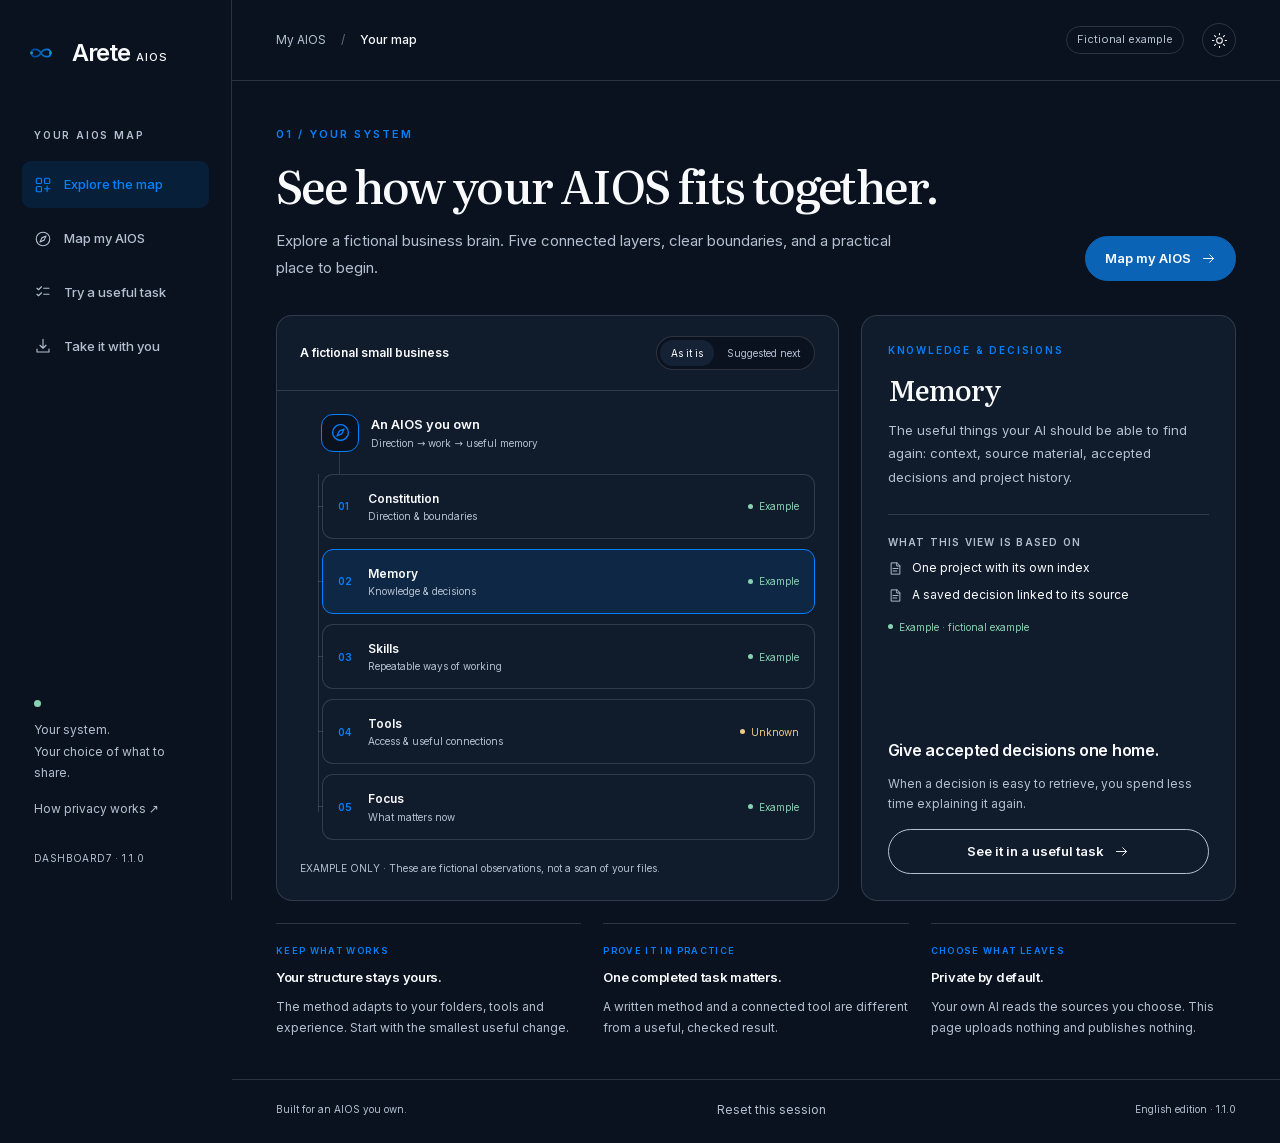
<file: skills/dashboard7/index.html>
<!doctype html>
<html lang="en" data-theme="dark">
<head>
  <meta charset="utf-8">
  <meta name="viewport" content="width=device-width,initial-scale=1">
  <meta name="description" content="Understand your AIOS, choose one useful improvement, and take the method into your own AI.">
  <meta http-equiv="Content-Security-Policy" content="default-src 'none'; style-src 'unsafe-inline'; script-src 'unsafe-inline'; img-src data:; font-src data:; connect-src 'none'; form-action 'none'; base-uri 'none'">
  <title>Your AIOS Map · Arete AIOS</title>
  <style>@font-face{font-family:"Inter";font-style:normal;font-weight:100 900;font-display:swap;src:url([data-uri]) format("woff2")}
@font-face{font-family:"Literata";font-style:normal;font-weight:100 900;font-display:swap;src:url([data-uri]) format("woff2")}

:root{color-scheme:dark;--bg:#0A121F;--surface:#101b2b;--raised:#152236;--ink:#F9FAFC;--muted:#b4c0d0;--line:rgba(255,255,255,.14);--blue:#0081FF;--brand:#0B63B6;--blue-soft:rgba(0,129,255,.12);--green:#87d3b1;--amber:#f0ca82;--card-radius:16px}
html[data-theme=light]{color-scheme:light;--bg:#FCFAF6;--surface:#fff;--raised:#F3F0EA;--ink:#0A121F;--muted:#526074;--line:rgba(10,18,31,.17);--blue:#0B63B6;--blue-soft:rgba(11,99,182,.07);--green:#24734e;--amber:#80591c}
*{box-sizing:border-box}body{margin:0;background:var(--bg);color:var(--ink);font:15px/1.6 Inter,system-ui,sans-serif}button,input,select,textarea{font:inherit}button,a,input,select,textarea{-webkit-tap-highlight-color:transparent}button{cursor:pointer}button:disabled{cursor:default;opacity:.55}a{color:var(--blue)}button:focus-visible,a:focus-visible,input:focus-visible,select:focus-visible,textarea:focus-visible,summary:focus-visible{outline:3px solid var(--blue);outline-offset:4px}button{color:inherit}button svg{pointer-events:none}button,a{touch-action:manipulation}.skip{position:fixed;top:-100px;left:20px;background:var(--surface);padding:12px;z-index:100}.skip:focus{top:12px}.app-shell{display:grid;grid-template-columns:232px minmax(0,1fr);min-height:100vh}.sidebar{border-right:1px solid var(--line);padding:34px 22px;display:flex;flex-direction:column;position:sticky;top:0;height:100vh;min-height:650px}.brand{display:flex;gap:12px;align-items:center;color:var(--ink);text-decoration:none;font-size:24px;letter-spacing:-1px;font-weight:600}.brand-aios{font-size:11px;letter-spacing:1px;margin-left:6px;font-weight:500}.sidebar-title{font-size:10px;font-weight:600;letter-spacing:.18em;color:var(--muted);margin:55px 12px 18px}nav{display:grid;gap:7px}.nav-button{display:flex;align-items:center;gap:12px;border:0;background:transparent;padding:13px 12px;text-align:left;color:var(--muted);border-radius:9px;font-size:13px;font-weight:500;width:100%}.nav-button svg{width:18px;height:18px}.nav-button:hover{background:var(--raised);color:var(--ink)}.nav-button.active{background:var(--blue-soft);color:var(--blue)}.sidebar-bottom{margin-top:auto;padding:50px 12px 0}.sidebar-bottom p{font-size:12px;line-height:1.8;margin:12px 0;color:var(--muted)}.privacy-dot{height:7px;width:7px;border-radius:50%;background:var(--green)}.text-button{padding:0;border:0;background:none;color:var(--muted);font-size:12px;text-align:left}.text-button:hover{color:var(--blue)}.release{font-size:10px;color:var(--muted);margin-top:30px;letter-spacing:.04em}.workspace{min-width:0}.topbar{height:81px;padding:0 44px;border-bottom:1px solid var(--line);display:flex;justify-content:space-between;align-items:center;gap:16px}.breadcrumb{font-size:12px;color:var(--muted)}.breadcrumb span{padding:0 12px;opacity:.5}.breadcrumb strong{color:var(--ink);font-weight:500}.top-actions{display:flex;align-items:center;gap:18px}.context-label{font-size:11px;color:var(--muted);border:1px solid var(--line);padding:4px 10px;border-radius:99px}.icon-button{display:grid;place-items:center;padding:6px;border:1px solid var(--line);border-radius:50%;background:transparent;width:34px;height:34px}.icon-button svg{width:17px;height:17px}main{max-width:1390px;margin:0 auto;padding:45px 44px 40px;min-height:calc(100vh - 150px)}h1,h2{font-family:Literata,Georgia,serif;font-weight:500;letter-spacing:-.035em;line-height:1.15}h1{font-size:clamp(34px,3.6vw,54px);margin:14px 0 16px;max-width:850px}h2{font-size:30px;margin:0 0 14px}h3{font-size:16px;font-weight:600;letter-spacing:-.02em;margin:0 0 8px}p{margin:0 0 14px}.eyebrow{color:var(--blue);font-size:11px;letter-spacing:.18em;font-weight:600;text-transform:uppercase}.lead{font-size:15px;color:var(--muted);max-width:620px;line-height:1.8}.page-heading{display:flex;align-items:flex-end;justify-content:space-between;gap:24px;margin-bottom:34px}.page-heading .lead{margin:0}.primary,.secondary{display:inline-flex;align-items:center;justify-content:center;gap:10px;padding:11px 19px;font-size:13px;font-weight:600;border-radius:99px;min-height:44px;text-decoration:none;white-space:normal;text-align:center}.primary{background:var(--brand);color:#fff;border:1px solid var(--brand)}.primary:hover{background:#0A3D78}.secondary{background:transparent;color:var(--ink);border:1px solid var(--muted)}.secondary:hover{border-color:var(--blue);color:var(--blue)}.primary svg,.secondary svg{width:15px;height:15px}.actions{display:flex;gap:10px;flex-wrap:wrap}.map-layout{display:grid;grid-template-columns:minmax(0,1.5fr) minmax(265px,1fr);gap:22px}.panel{border:1px solid var(--line);border-radius:var(--card-radius);background:var(--surface);overflow:hidden}.panel-head{display:flex;justify-content:space-between;gap:12px;align-items:center;padding:20px 23px;border-bottom:1px solid var(--line)}.panel-title{font-size:12px;font-weight:600}.small{font-size:12px;color:var(--muted);line-height:1.7}.segmented{padding:3px;display:flex;gap:2px;background:var(--bg);border:1px solid var(--line);border-radius:99px}.segmented button{background:none;border:0;padding:5px 11px;font-size:10px;border-radius:99px;color:var(--muted)}.segmented button[aria-pressed=true]{background:var(--raised);color:var(--ink)}.map-canvas{position:relative;padding:23px;background-image:radial-gradient(var(--line) .65px,transparent .65px);background-size:18px 18px}.map-center{display:flex;align-items:center;gap:12px;margin:0 0 22px 21px;position:relative}.map-center:after{content:"";width:1px;height:25px;background:var(--line);position:absolute;left:18px;top:38px}.core-icon{display:grid;place-items:center;width:38px;height:38px;border:1px solid var(--blue);border-radius:12px;color:var(--blue);background:var(--bg)}.core-icon svg{width:21px;height:21px}.core-title{font-size:13px;font-weight:600}.core-caption{font-size:10px;color:var(--muted)}.layer-list{display:grid;gap:10px;position:relative;padding-left:22px}.layer-list:before{content:"";position:absolute;left:18px;top:0;bottom:28px;width:1px;background:var(--line)}.layer-node{position:relative;display:flex;align-items:center;gap:12px;width:100%;text-align:left;padding:14px 15px;border:1px solid var(--line);border-radius:11px;background:var(--surface)}.layer-node:before{content:"";position:absolute;left:-5px;width:5px;height:1px;background:var(--line)}.layer-node.selected{border-color:var(--blue);background:var(--blue-soft)}.layer-node:hover{border-color:var(--blue)}.node-number{font-size:10px;color:var(--blue);width:18px;font-weight:600}.node-main{flex:1;min-width:0}.node-main strong{display:block;font-size:12px;font-weight:600}.node-main span{display:block;font-size:10px;color:var(--muted)}.status{display:inline-flex;align-items:center;gap:6px;font-size:10px;color:var(--muted);white-space:nowrap}.status:before{content:"";width:5px;height:5px;border-radius:50%;background:currentColor}.status.observed{color:var(--green)}.status.suggested{color:var(--blue)}.status.unknown{color:var(--amber)}.map-caption{font-size:10px;margin:20px 0 0;color:var(--muted);line-height:1.7}.detail-panel{padding:26px;display:flex;flex-direction:column}.detail-panel .eyebrow{font-size:10px;margin-bottom:15px}.detail-panel h2{font-size:28px}.detail-desc{color:var(--muted);font-size:13px;line-height:1.8}.evidence{border-top:1px solid var(--line);padding-top:19px;margin-top:11px}.evidence-label{font-size:10px;letter-spacing:.12em;color:var(--muted);font-weight:600;text-transform:uppercase;margin-bottom:8px}.evidence-item{display:flex;gap:9px;font-size:12px;margin:8px 0}.evidence-item svg{width:15px;height:15px;color:var(--muted);flex-shrink:0;margin-top:3px}.next-action{margin-top:auto;padding-top:24px}.next-action .small{margin-top:10px}.next-action button{width:100%}.bottom-strip{display:grid;grid-template-columns:1fr 1fr 1fr;gap:22px;margin-top:22px}.mini-card{border-top:1px solid var(--line);padding:20px 0 0}.mini-card .eyebrow{font-size:9px;letter-spacing:.15em;margin-bottom:9px}.mini-card h3{font-size:13px}.mini-card p{font-size:12px;color:var(--muted);line-height:1.8;margin:0}.badge{display:inline-block;font-size:10px;color:var(--muted);border:1px solid var(--line);border-radius:6px;padding:3px 7px}.choice-grid{display:grid;grid-template-columns:1fr 1fr;gap:20px;margin-top:28px}.choice{background:var(--surface);padding:28px;border:1px solid var(--line);border-radius:16px;text-align:left;color:var(--ink)}.choice:hover,.choice[aria-pressed=true]{border-color:var(--blue)}.choice svg{width:25px;height:25px;color:var(--blue);margin-bottom:22px}.choice h3{font-size:18px}.choice p{font-size:13px;color:var(--muted);margin:0}.form-panel{max-width:780px;padding:30px}.form-field{margin:0 0 23px}.form-field label,.form-field legend{display:block;font-size:13px;font-weight:600;margin-bottom:9px}input[type=text],textarea,select{width:100%;background:var(--bg);color:var(--ink);border:1px solid var(--muted);border-radius:9px;padding:11px 13px;font-size:13px}textarea{resize:vertical;min-height:75px}.form-hint{color:var(--muted);font-size:11px;margin-top:7px}.checklist{display:grid;grid-template-columns:1fr 1fr;gap:12px;max-width:650px}.checklist label{display:flex;gap:10px;align-items:flex-start;font-size:12px;margin:0;font-weight:400}input[type=checkbox]{accent-color:var(--brand);width:16px;height:16px;flex-shrink:0}fieldset{border:0;padding:0;margin:0}.inline-note{font-size:12px;padding:14px 17px;border:1px solid var(--line);border-radius:9px;color:var(--muted);margin:24px 0;line-height:1.8}.upload-label{display:inline-flex;align-items:center;gap:8px;padding:8px 0;color:var(--blue);font-size:12px;cursor:pointer}.upload-label input{max-width:100%;font-size:11px;color:var(--muted)}.error{color:var(--amber);font-size:12px;margin-top:8px}.recommendations{display:grid;gap:14px}.recommendation{padding:23px}.recommendation .badge{margin-bottom:12px}.recommendation p{font-size:13px;color:var(--muted)}.recommendation .verify{font-size:11px;border-top:1px solid var(--line);padding-top:12px;margin:15px 0 0}.task-select{display:flex;flex-wrap:wrap;gap:9px;margin-bottom:25px}.task-select button{border:1px solid var(--line);border-radius:99px;background:transparent;padding:9px 15px;font-size:12px}.task-select button[aria-pressed=true]{background:var(--blue-soft);border-color:var(--blue);color:var(--blue)}.task-layout{display:grid;grid-template-columns:1fr 1fr;gap:22px}.task-steps{padding:25px;display:grid;gap:0}.task-step{display:flex;gap:15px;padding:14px 0;position:relative}.step-count{display:flex;align-items:center;justify-content:center;border:1px solid var(--line);border-radius:50%;width:28px;height:28px;flex-shrink:0;font-size:11px;color:var(--muted)}.task-step.active .step-count{border-color:var(--blue);color:var(--blue);background:var(--blue-soft)}.task-step h3{font-size:13px;margin:0 0 3px}.task-step p{font-size:12px;color:var(--muted);margin:0}.task-output{padding:27px;min-height:340px}.task-output .output-body{font-size:13px;color:var(--muted);line-height:1.9;white-space:pre-line;margin:16px 0 25px}.take-layout{display:grid;grid-template-columns:minmax(0,1.3fr) minmax(250px,1fr);gap:24px}.take-card{padding:28px}.take-card h2{font-size:27px}.take-card p{font-size:13px;color:var(--muted)}pre{font-family:JetBrains Mono,ui-monospace,monospace;font-size:11px;white-space:pre-wrap;overflow-wrap:anywhere;background:var(--bg);border:1px solid var(--line);padding:18px;border-radius:10px;line-height:1.85;color:var(--ink)}.numbered-instructions{margin:20px 0;padding-left:21px;font-size:13px;color:var(--muted)}.numbered-instructions li{padding:7px 0}.divider{border:0;border-top:1px solid var(--line);margin:26px 0}details summary{font-size:12px;cursor:pointer;color:var(--muted)}details p{margin-top:15px}.compact-list{padding:0;list-style:none;font-size:12px;color:var(--muted)}.compact-list li{padding:9px 0;border-bottom:1px solid var(--line)}footer{max-width:1390px;margin:0 auto;display:flex;align-items:center;justify-content:space-between;gap:15px;padding:20px 44px 24px;border-top:1px solid var(--line);color:var(--muted);font-size:10px}dialog{background:var(--surface);color:var(--ink);max-width:560px;width:calc(100% - 32px);padding:0;border:1px solid var(--line);border-radius:18px}dialog::backdrop{background:rgba(0,0,0,.7)}.dialog-content{padding:32px}.dialog-content h2{margin-top:15px}.dialog-content p{color:var(--muted);font-size:13px;line-height:1.85}.toast{position:fixed;bottom:22px;left:50%;transform:translateX(-50%);max-width:calc(100% - 32px);padding:11px 20px;border:1px solid var(--line);background:var(--raised);border-radius:99px;color:var(--ink);font-size:12px;z-index:30;display:none}.toast.visible{display:block}.empty{font-size:13px;color:var(--muted);padding:20px 0}.report-banner{margin-top:20px;color:var(--green);font-size:12px}.step-eyebrow{margin-bottom:20px}
@media(min-width:1550px){main{padding-top:58px}.map-canvas{padding:30px}.layer-node{padding:17px}.detail-panel{padding:32px}}
@media(max-width:1100px){.app-shell{grid-template-columns:190px minmax(0,1fr)}.sidebar{padding:28px 14px}main{padding:32px 26px}.topbar{padding:0 26px}.map-layout{grid-template-columns:minmax(0,1.25fr) minmax(235px,1fr)}.map-canvas{padding:18px}.detail-panel{padding:20px}.page-heading{align-items:flex-start;flex-direction:column;gap:18px}.map-layout .status{font-size:9px}.node-main span{font-size:9px}.layer-node{gap:8px;padding:13px 11px}footer{padding:20px 26px}.take-layout{grid-template-columns:1fr}}
@media(max-width:800px){.app-shell{display:block}.sidebar{height:auto;min-height:0;position:static;border-right:0;border-bottom:1px solid var(--line);padding:18px 22px}.brand{font-size:21px}.sidebar-title,.sidebar-bottom{display:none}nav{display:flex;gap:5px;overflow-x:auto;margin-top:20px}.nav-button{font-size:11px;white-space:nowrap;padding:10px 12px;width:auto}.nav-button svg{width:15px;height:15px}.topbar{height:58px;padding:0 22px}.context-label{font-size:9px}.top-actions{gap:10px}main{padding:30px 22px}.map-layout{grid-template-columns:1fr 1fr}.bottom-strip{gap:18px}.task-layout{grid-template-columns:1fr}.choice-grid{gap:14px}.choice{padding:22px}.checklist{grid-template-columns:1fr}.form-panel{padding:23px}footer{padding:18px 22px}}
@media(max-width:580px){main{padding:27px 16px}.sidebar{padding:18px 16px}.topbar{padding:0 16px}.breadcrumb{font-size:10px}.breadcrumb span{padding:0 7px}h1{font-size:35px}.lead{font-size:13px}.page-heading{margin-bottom:25px}.map-layout,.choice-grid,.bottom-strip{grid-template-columns:1fr}.map-canvas{padding:20px}.node-main span{font-size:10px}.map-layout .status{font-size:10px}.layer-node{padding:14px 12px}.detail-panel{padding:24px;min-height:350px}.mini-card{padding-top:17px}.bottom-strip{gap:10px;margin-top:24px}.mini-card p{max-width:420px}.panel-head{padding:17px 19px}.segmented button{font-size:9px;padding:5px 9px}.take-card{padding:22px}.take-layout{gap:16px}.actions .primary,.actions .secondary{font-size:12px;padding:10px 15px}footer{padding:18px 16px;flex-wrap:wrap}footer span:last-child{display:none}.context-label{max-width:140px;overflow:hidden;text-overflow:ellipsis;white-space:nowrap}.dialog-content{padding:25px}.task-select{gap:6px}.task-select button{padding:8px 11px;font-size:11px}}
@media(prefers-reduced-motion:reduce){*,*:before,*:after{scroll-behavior:auto!important;animation:none!important;transition:none!important}}
</style>
<!-- Bundled font notices:
Copyright 2020 The Inter Project Authors (https://github.com/rsms/inter)

This Font Software is licensed under the SIL Open Font License, Version 1.1.
This license is copied below, and is also available with a FAQ at:
https://scripts.sil.org/OFL


—————————————————————————————-
SIL OPEN FONT LICENSE Version 1.1 - 26 February 2007
—————————————————————————————-

PREAMBLE
The goals of the Open Font License (OFL) are to stimulate worldwide
development of collaborative font projects, to support the font creation
efforts of academic and linguistic communities, and to provide a free and
open framework in which fonts may be shared and improved in partnership
with others.

The OFL allows the licensed fonts to be used, studied, modified and
redistributed freely as long as they are not sold by themselves. The
fonts, including any derivative works, can be bundled, embedded, 
redistributed and/or sold with any software provided that any reserved
names are not used by derivative works. The fonts and derivatives,
however, cannot be released under any other type of license. The
requirement for fonts to remain under this license does not apply
to any document created using the fonts or their derivatives.

DEFINITIONS
"Font Software" refers to the set of files released by the Copyright
Holder(s) under this license and clearly marked as such. This may
include source files, build scripts and documentation.

"Reserved Font Name" refers to any names specified as such after the
copyright statement(s).

"Original Version" refers to the collection of Font Software components as
distributed by the Copyright Holder(s).

"Modified Version" refers to any derivative made by adding to, deleting,
or substituting — in part or in whole — any of the components of the
Original Version, by changing formats or by porting the Font Software to a
new environment.

"Author" refers to any designer, engineer, programmer, technical
writer or other person who contributed to the Font Software.

PERMISSION & CONDITIONS
Permission is hereby granted, free of charge, to any person obtaining
a copy of the Font Software, to use, study, copy, merge, embed, modify,
redistribute, and sell modified and unmodified copies of the Font
Software, subject to the following conditions:

1) Neither the Font Software nor any of its individual components,
in Original or Modified Versions, may be sold by itself.

2) Original or Modified Versions of the Font Software may be bundled,
redistributed and/or sold with any software, provided that each copy
contains the above copyright notice and this license. These can be
included either as stand-alone text files, human-readable headers or
in the appropriate machine-readable metadata fields within text or
binary files as long as those fields can be easily viewed by the user.

3) No Modified Version of the Font Software may use the Reserved Font
Name(s) unless explicit written permission is granted by the corresponding
Copyright Holder. This restriction only applies to the primary font name as
presented to the users.

4) The name(s) of the Copyright Holder(s) or the Author(s) of the Font
Software shall not be used to promote, endorse or advertise any
Modified Version, except to acknowledge the contribution(s) of the
Copyright Holder(s) and the Author(s) or with their explicit written
permission.

5) The Font Software, modified or unmodified, in part or in whole,
must be distributed entirely under this license, and must not be
distributed under any other license. The requirement for fonts to
remain under this license does not apply to any document created
using the Font Software.

TERMINATION
This license becomes null and void if any of the above conditions are
not met.

DISCLAIMER
THE FONT SOFTWARE IS PROVIDED "AS IS", WITHOUT WARRANTY OF ANY KIND,
EXPRESS OR IMPLIED, INCLUDING BUT NOT LIMITED TO ANY WARRANTIES OF
MERCHANTABILITY, FITNESS FOR A PARTICULAR PURPOSE AND NONINFRINGEMENT
OF COPYRIGHT, PATENT, TRADEMARK, OR OTHER RIGHT. IN NO EVENT SHALL THE
COPYRIGHT HOLDER BE LIABLE FOR ANY CLAIM, DAMAGES OR OTHER LIABILITY,
INCLUDING ANY GENERAL, SPECIAL, INDIRECT, INCIDENTAL, OR CONSEQUENTIAL
DAMAGES, WHETHER IN AN ACTION OF CONTRACT, TORT OR OTHERWISE, ARISING
FROM, OUT OF THE USE OR INABILITY TO USE THE FONT SOFTWARE OR FROM
OTHER DEALINGS IN THE FONT SOFTWARE.

Copyright 2017 The Literata Project Authors (https://github.com/googlefonts/literata)

This Font Software is licensed under the SIL Open Font License, Version 1.1.
This license is copied below, and is also available with a FAQ at:
http://scripts.sil.org/OFL


—————————————————————————————-
SIL OPEN FONT LICENSE Version 1.1 - 26 February 2007
—————————————————————————————-

PREAMBLE
The goals of the Open Font License (OFL) are to stimulate worldwide
development of collaborative font projects, to support the font creation
efforts of academic and linguistic communities, and to provide a free and
open framework in which fonts may be shared and improved in partnership
with others.

The OFL allows the licensed fonts to be used, studied, modified and
redistributed freely as long as they are not sold by themselves. The
fonts, including any derivative works, can be bundled, embedded, 
redistributed and/or sold with any software provided that any reserved
names are not used by derivative works. The fonts and derivatives,
however, cannot be released under any other type of license. The
requirement for fonts to remain under this license does not apply
to any document created using the fonts or their derivatives.

DEFINITIONS
"Font Software" refers to the set of files released by the Copyright
Holder(s) under this license and clearly marked as such. This may
include source files, build scripts and documentation.

"Reserved Font Name" refers to any names specified as such after the
copyright statement(s).

"Original Version" refers to the collection of Font Software components as
distributed by the Copyright Holder(s).

"Modified Version" refers to any derivative made by adding to, deleting,
or substituting — in part or in whole — any of the components of the
Original Version, by changing formats or by porting the Font Software to a
new environment.

"Author" refers to any designer, engineer, programmer, technical
writer or other person who contributed to the Font Software.

PERMISSION & CONDITIONS
Permission is hereby granted, free of charge, to any person obtaining
a copy of the Font Software, to use, study, copy, merge, embed, modify,
redistribute, and sell modified and unmodified copies of the Font
Software, subject to the following conditions:

1) Neither the Font Software nor any of its individual components,
in Original or Modified Versions, may be sold by itself.

2) Original or Modified Versions of the Font Software may be bundled,
redistributed and/or sold with any software, provided that each copy
contains the above copyright notice and this license. These can be
included either as stand-alone text files, human-readable headers or
in the appropriate machine-readable metadata fields within text or
binary files as long as those fields can be easily viewed by the user.

3) No Modified Version of the Font Software may use the Reserved Font
Name(s) unless explicit written permission is granted by the corresponding
Copyright Holder. This restriction only applies to the primary font name as
presented to the users.

4) The name(s) of the Copyright Holder(s) or the Author(s) of the Font
Software shall not be used to promote, endorse or advertise any
Modified Version, except to acknowledge the contribution(s) of the
Copyright Holder(s) and the Author(s) or with their explicit written
permission.

5) The Font Software, modified or unmodified, in part or in whole,
must be distributed entirely under this license, and must not be
distributed under any other license. The requirement for fonts to
remain under this license does not apply to any document created
using the Font Software.

TERMINATION
This license becomes null and void if any of the above conditions are
not met.

DISCLAIMER
THE FONT SOFTWARE IS PROVIDED "AS IS", WITHOUT WARRANTY OF ANY KIND,
EXPRESS OR IMPLIED, INCLUDING BUT NOT LIMITED TO ANY WARRANTIES OF
MERCHANTABILITY, FITNESS FOR A PARTICULAR PURPOSE AND NONINFRINGEMENT
OF COPYRIGHT, PATENT, TRADEMARK, OR OTHER RIGHT. IN NO EVENT SHALL THE
COPYRIGHT HOLDER BE LIABLE FOR ANY CLAIM, DAMAGES OR OTHER LIABILITY,
INCLUDING ANY GENERAL, SPECIAL, INDIRECT, INCIDENTAL, OR CONSEQUENTIAL
DAMAGES, WHETHER IN AN ACTION OF CONTRACT, TORT OR OTHERWISE, ARISING
FROM, OUT OF THE USE OR INABILITY TO USE THE FONT SOFTWARE OR FROM
OTHER DEALINGS IN THE FONT SOFTWARE.

-->
</head>
<body>
  <a class="skip" href="#main">Skip to content</a>
  <div class="app-shell">
    <aside class="sidebar" aria-label="Your AIOS Map navigation">
      <a class="brand" href="#explore"><img src="[data-uri]" alt="" width="38" height="26"><span>Arete<span class="brand-aios">AIOS</span></span></a>
      <div class="sidebar-title">YOUR AIOS MAP</div>
      <nav id="navigation" aria-label="Main navigation"></nav>
      <div class="sidebar-bottom"><div class="privacy-dot"></div><p>Your system.<br>Your choice of what to share.</p><button id="privacy-open" class="text-button">How privacy works <span aria-hidden="true">↗</span></button><div class="release">DASHBOARD7 · 1.1.0</div></div>
    </aside>
    <div class="workspace">
      <header class="topbar"><div class="breadcrumb">My AIOS <span>/</span> <strong>Your map</strong></div><div class="top-actions"><span id="context-label" class="context-label">Fictional example</span><button class="icon-button" id="theme-toggle" aria-label="Switch to light theme" title="Switch theme"></button></div></header>
      <main id="main" tabindex="-1"></main>
      <footer><span>Built for an AIOS you own.</span><button class="text-button" id="reset">Reset this session</button><span>English edition · 1.1.0</span></footer>
    </div>
  </div>
  <div id="toast" class="toast" role="status" aria-live="polite"></div>
  <dialog id="privacy-dialog"><div class="dialog-content"><div class="eyebrow">YOUR DATA</div><h2>A map you control.</h2><p>This page makes no AI calls, has no analytics and uploads nothing. Answers and imported structural reports stay in this tab's memory. Reloading or resetting clears them.</p><p>The example uses a fictional business. The planner uses your answers; it has not inspected your files or verified connected accounts.</p><p>For actual analysis, use the skill in your own AI environment. Your chosen AI provider may process the material you give it under its own terms. A structural summary can still reveal how you work: review it before sharing.</p><p>No personal map or Network post is published by this page.</p><button class="primary" id="privacy-close">Got it</button></div></dialog>
  <script>window.AIOS_PACKAGE={"version":"1.1.0","files":[{"name":"SKILL.md","data":"[base64]"},{"name":"manifest.json","data":"[base64]"},{"name":"LICENSE.txt","data":"[base64]"},{"name":"references/MAP-AND-IMPROVE.md","data":"[base64]/IFdoaWNoIHNvdXJjZSBpcyBhdXRob3JpdGF0aXZlCmZvciB0YXNrcz8gV2hpY2ggcmVjdXJyaW5nIHRhc2sgd291bGQgYmUgd29ydGggZmluaXNoaW5nPyBDYW4gdGhlIGN1cnJlbnQgQUkgc2F2ZQphbmQgcmVhZCBiYWNrIGl0cyByZXN1bHQ/[base64]"},{"name":"references/REPORT-CONTRACT.md","data":"[base64]"},{"name":"scripts/scan.py","data":"[base64]"}]};
/* Your AIOS Map 1.1.0. No network, persistence, model calls or account connections. */
(() => {
  'use strict';
  const RELEASE = '1.1.0';
  const icons = {
    map: '<rect x="3" y="3" width="7" height="7" rx="1.5"/><rect x="14" y="3" width="7" height="7" rx="1.5"/><rect x="3" y="14" width="7" height="7" rx="1.5"/><path d="M14 17h7m-3.5-3.5v7"/>',
    compass: '<circle cx="12" cy="12" r="9"/><path d="m16 8-2.5 5.5L8 16l2.5-5.5Z"/>',
    task: '<path d="m4 7 2 2 4-4m3 2h7M4 15l2 2 4-4m3 2h7"/>',
    download: '<path d="M12 3v12m-4-4 4 4 4-4M4 16v4h16v-4"/>',
    arrow: '<path d="M4 12h16m-6-6 6 6-6 6"/>',
    file: '<path d="M14 3H5v18h14V8Zm0 0v5h5M8 12h8m-8 4h6"/>',
    sun: '<circle cx="12" cy="12" r="4"/><path d="M12 2v2m0 16v2M2 12h2m16 0h2M5 5l1.5 1.5m11 11L19 19M5 19l1.5-1.5m11-11L19 5"/>',
    moon: '<path d="M20 14A9 9 0 0 1 10 3a9 9 0 1 0 10 11Z"/>',
    check: '<path d="m5 12 4 4L19 6"/>',
  };
  const icon = (name) => `<svg viewBox="0 0 24 24" fill="none" stroke="currentColor" stroke-width="1.5" stroke-linecap="round" stroke-linejoin="round" aria-hidden="true">${icons[name] || icons.file}</svg>`;
  const esc = (v) => String(v).replace(/[&<>"']/g, (c) => ({'&':'&amp;','<':'&lt;','>':'&gt;','"':'&quot;',"'":'&#39;'}[c]));
  const layers = [
    {id:'constitution',name:'Constitution',caption:'Direction & boundaries',description:'The rules that help your AI work with you: what matters, what stays private, and which actions need your choice.',evidence:['A short business direction','A clear boundary before external actions'],next:'Keep the essentials easy to load.',why:'A short entry point helps each new conversation start with the right context.'},
    {id:'memory',name:'Memory',caption:'Knowledge & decisions',description:'The useful things your AI should be able to find again: context, source material, accepted decisions and project history.',evidence:['One project with its own index','A saved decision linked to its source'],next:'Give accepted decisions one home.',why:'When a decision is easy to retrieve, you spend less time explaining it again.'},
    {id:'skills',name:'Skills',caption:'Repeatable ways of working',description:'Methods your AI can call when they are useful. A method explains when to start, what to do and how to check the result.',evidence:['A meeting preparation method'],next:'Choose one task to prove the method.',why:'A file describes a method. A checked result shows whether it helped.'},
    {id:'tools',name:'Tools',caption:'Access & useful connections',description:'The systems your AI is allowed to use. A tool mentioned in a document is not proof of an active connection.',evidence:['A tools index exists','No account connection has been tested'],next:'Start with the material you already have.',why:'You can make a useful brief from supplied notes before connecting another account.'},
    {id:'focus',name:'Focus',caption:'What matters now',description:'A small, current view of the work you have actually chosen, linked to the place where each project is managed.',evidence:['A current-priorities note','No verified result write-back yet'],next:'Save the result where the next session finds it.',why:'One checked write-back closes the loop between doing the work and remembering it.'},
  ];
  const tasks = {
    meeting:{label:'Prepare a meeting',title:'A useful meeting brief',inputs:'The meeting goal and notes you choose to provide.',method:'Turn the supplied context into a focused brief.',output:'A private meeting brief in the existing project.',preview:'Meeting goal\nAgree the next useful step for a fictional project.\n\nQuestions to settle\n• What outcome would make the next week worthwhile?\n• Which decision needs an owner?\n• What information is still missing?\n\nAfter the conversation\nSave the accepted decisions and one next action.'},
    priorities:{label:'Choose weekly priorities',title:'A week with a clear direction',inputs:'Your current goal, active commitments and available time.',method:'Compare commitments and propose a manageable choice.',output:'A chosen priority linked to its existing project.',preview:'Proposed weekly result\nFinish one useful client-ready deliverable.\n\nBefore choosing\n• Check the commitments already made.\n• Name the capacity you actually have.\n• Choose one result you can verify.\n\nThis is an example, not a change to your task list.'},
    research:{label:'Make research useful',title:'A source-backed research note',inputs:'The question and source material you select.',method:'Separate source facts, interpretation and open questions.',output:'A concise note with sources and a decision it supports.',preview:'Research question\nWhich approach best fits this fictional project?\n\nA useful note contains\n• What each source actually supports.\n• Where the sources disagree.\n• What remains unknown.\n• The smallest decision the evidence supports.\n\nNo real sources have been researched in this example.'},
  };
  const basePrompt = 'Use the attached DASHBOARD7 skill to map my AIOS and help me make it useful.\n\nStart with the folder I choose. If it already contains a system, preserve its structure and adaptations. Inspect the short entry points first, distinguish evidence from my descriptions, and ask at most three useful gap questions.\n\nShow what exists, what is unknown and up to three proposed improvements. Let me choose one. Keep private details out of shareable outputs. Do not publish, connect accounts or reorganise my files. If this AI cannot read my folder, say so and help me describe it instead.';
  const state = {page:'explore',layer:'memory',suggested:false,path:null,report:null,reported:new Set(),outcome:'meeting',answers:{},personal:false,task:'meeting',taskStep:0};
  function chosenBoundary() {
    return ({external:'Ask before external actions and changes to accepted facts.',all:'Ask before any change to my files or connected systems.',describe:'Help me define my action boundaries before making any changes.'})[state.answers.boundary] || 'Ask before external actions and changes to accepted facts.';
  }
  function startingPrompt() {
    if (!state.personal) return basePrompt;
    return basePrompt + '\n\nMy starting point: ' + (state.path === 'new' ? 'a planned new system; setup has not happened' : 'an existing system; preserve my adaptations') + '.\nFirst useful task: ' + tasks[state.outcome].label + '.\nMy action boundary: ' + chosenBoundary() + (state.answers.work ? '\nMy general work description (owner-provided context): ' + state.answers.work : '') + '\nTreat these as my descriptions, not verified file evidence.';
  }
  const main = document.getElementById('main');
  const navItems = [['explore','map','Explore the map'],['start','compass','Map my AIOS'],['task','task','Try a useful task'],['take','download','Take it with you']];
  function toast(message) {const node=document.getElementById('toast');node.textContent=message;node.classList.add('visible');clearTimeout(toast.timer);toast.timer=setTimeout(()=>node.classList.remove('visible'),3500);}
  function heading(eyebrow,title,description,action='') {return `<div class="page-heading"><div><div class="eyebrow">${eyebrow}</div><h1>${title}</h1><p class="lead">${description}</p></div>${action}</div>`;}
  function go(page) {state.page=page;try{history.replaceState(null,'','#'+page);}catch{/* Opaque-origin APP sandbox: navigation stays in this tab's memory. */}render();main.focus({preventScroll:true});window.scrollTo(0,0);}
  function evidenceFor(layer) {
    if (state.suggested) return {label:'Suggested',className:'suggested',note:'An optional improvement. Not applied or running.'};
    if (!state.personal) return {label:layer.id==='tools'?'Unknown':'Example',className:layer.id==='tools'?'unknown':'observed',note:'Illustrative state from the fictional example. Not your system.'};
    if (state.report) {const entry=state.report.layers[layer.id];return {label:entry.state==='found'?'Files found':entry.state==='not_found'?'Not found':'Unknown',className:entry.state==='found'?'observed':'unknown',note:entry.state==='found'?`${entry.files} visible file${entry.files===1?'':'s'} in a recognised location. Content and capability were not checked.`:entry.state==='not_found'?'No recognised files found within this scanner scope. Custom folder names may need a manual review.':'The selected scope could not establish this layer.'};}
    return {label:state.reported.has(layer.id)?'You described it':'Not described',className:state.reported.has(layer.id)?'observed':'unknown',note:'Based on your answers. This page has not inspected your files.'};
  }
  function renderMap() {
    const selected=layers.find((l)=>l.id===state.layer);const info=evidenceFor(selected);
    const title=state.personal?'Your AIOS, made visible.':'See how your AIOS fits together.';
    const description=state.personal?'A starting map based on your answers or imported metadata. Choose a layer to see the evidence and one useful next step.':'Explore a fictional business brain. Five connected layers, clear boundaries, and a practical place to begin.';
    main.innerHTML=heading('01 / YOUR SYSTEM',title,description,`<button class="primary" data-go="start">${state.personal?'Update my map':'Map my AIOS'} ${icon('arrow')}</button>`)+`
      <div class="map-layout"><section class="panel" aria-label="Five-layer AIOS map"><div class="panel-head"><span class="panel-title">${state.personal?'Your starting map':'A fictional small business'}</span><div class="segmented" aria-label="Map view"><button data-view="now" aria-pressed="${!state.suggested}">As it is</button><button data-view="suggested" aria-pressed="${state.suggested}">Suggested next</button></div></div><div class="map-canvas"><div class="map-center"><div class="core-icon">${icon('compass')}</div><div><div class="core-title">An AIOS you own</div><div class="core-caption">Direction → work → useful memory</div></div></div><div class="layer-list">${layers.map((l,i)=>{const e=evidenceFor(l);return `<button class="layer-node ${state.layer===l.id?'selected':''}" data-layer="${l.id}" aria-pressed="${state.layer===l.id}"><span class="node-number">0${i+1}</span><span class="node-main"><strong>${l.name}</strong><span>${l.caption}</span></span><span class="status ${e.className}">${e.label}</span></button>`;}).join('')}</div><p class="map-caption">${state.personal?'Sources: '+(state.report?'local file metadata only':'your answers only')+'. No accounts or automations have been verified.':'EXAMPLE ONLY · These are fictional observations, not a scan of your files.'}</p></div></section><section class="panel detail-panel" aria-label="Selected layer details"><div class="eyebrow">${selected.caption}</div><h2>${selected.name}</h2><p class="detail-desc">${selected.description}</p><div class="evidence"><div class="evidence-label">${state.suggested?'The proposed improvement':'What this view is based on'}</div>${state.personal?`<p class="small">${esc(info.note)}</p>`:selected.evidence.map((v)=>`<div class="evidence-item">${icon('file')}<span>${esc(v)}</span></div>`).join('')}<span class="status ${info.className}">${info.label}${state.personal?'':' · fictional example'}</span></div><div class="next-action"><h3>${selected.next}</h3><p class="small">${selected.why}</p><button class="secondary" data-go="task">See it in a useful task ${icon('arrow')}</button></div></section></div>
      <div class="bottom-strip"><div class="mini-card"><div class="eyebrow">KEEP WHAT WORKS</div><h3>Your structure stays yours.</h3><p>The method adapts to your folders, tools and experience. Start with the smallest useful change.</p></div><div class="mini-card"><div class="eyebrow">PROVE IT IN PRACTICE</div><h3>One completed task matters.</h3><p>A written method and a connected tool are different from a useful, checked result.</p></div><div class="mini-card"><div class="eyebrow">CHOOSE WHAT LEAVES</div><h3>Private by default.</h3><p>Your own AI reads the sources you choose. This page uploads nothing and publishes nothing.</p></div></div>`;
  }
  function renderStart() {
    if (!state.path) {main.innerHTML=heading('02 / YOUR STARTING POINT','Start where you actually are.','Choose a path. A few focused answers will help you see what to do next.')+`<div class="choice-grid"><button class="choice" data-path="existing">${icon('map')}<h3>I already have an AIOS</h3><p>Understand what is there, keep your adaptations, and find one worthwhile improvement.</p></button><button class="choice" data-path="new">${icon('compass')}<h3>I am starting fresh</h3><p>Choose a useful first task and see a small blueprint you can build in your own AI.</p></button></div><div class="inline-note">No folder upload or account connection is needed. This browser planner uses your answers. The downloadable skill performs the actual analysis in your own AI environment.</div>`;return;}
    const existing=state.path==='existing';
    main.innerHTML=heading('02 / A FEW USEFUL QUESTIONS',existing?'Keep the useful parts. Find the gaps.':'Give your AI a useful first job.',existing?'Describe what you already have. You can also import a structural report from the optional local scanner.':'Start small. You can refine the structure after it helps you finish real work.')+`<form id="planner-form" class="panel form-panel"><div class="form-field"><label for="outcome">1. What would you like your AI to help you finish?</label><select id="outcome" name="outcome">${Object.entries(tasks).map(([k,t])=>`<option value="${k}" ${state.outcome===k?'selected':''}>${t.label}</option>`).join('')}</select></div>${existing?`<fieldset class="form-field"><legend>2. Which parts can you already point to?</legend><div class="checklist">${layers.map((l)=>`<label><input type="checkbox" name="layer" value="${l.id}" ${state.reported.has(l.id)?'checked':''}>${l.name}: ${l.caption.toLowerCase()}</label>`).join('')}</div><p class="form-hint">Leave an item unchecked if you are unsure. Unchecked means unknown, not missing.</p></fieldset>`:`<div class="form-field"><label for="work">2. What kind of work should this AI help with?</label><input id="work" name="work" type="text" maxlength="180" placeholder="For example, planning and delivering my consulting projects" value="${esc(state.answers.work||'')}"><p class="form-hint">A general description is enough. Leave out client names or sensitive details.</p></div>`}<div class="form-field"><label for="boundary">3. What should your AI ask you before changing?</label><select id="boundary" name="boundary"><option value="external" ${!state.answers.boundary||state.answers.boundary==='external'?'selected':''}>External actions and changes to accepted facts</option><option value="all" ${state.answers.boundary==='all'?'selected':''}>Any change to my files or connected systems</option><option value="describe" ${state.answers.boundary==='describe'?'selected':''}>I will define this with my AI before making changes</option></select></div>${existing?`<details><summary>Optional: use a local structural report</summary><p class="small">Run the scanner from the downloaded package on a folder you select. It reads metadata only. Review its JSON before importing it here.</p><pre>python3 scripts/scan.py --root /path/to/your/aios</pre><label class="upload-label">Import report <input id="report-file" type="file" accept="application/json,.json" aria-label="Import local structural report"></label><div id="import-status" role="status" class="small">${state.report?'A valid metadata report is loaded for this session.':''}</div></details>`:''}<div class="inline-note">${existing?'This is an owner-described map unless you import scanner metadata. Neither proves that a tool is connected or a workflow runs.':'The result is a planned blueprint. Creating it does not create files, install skills or connect tools.'}</div><div class="actions"><button class="primary" type="submit">${existing?'Build my starting map':'Show my starting blueprint'} ${icon('arrow')}</button><button type="button" class="secondary" data-change-path>Choose another path</button></div></form>`;
    document.getElementById('planner-form').addEventListener('submit',(event)=>{event.preventDefault();const form=new FormData(event.currentTarget);state.outcome=form.get('outcome');state.task=state.outcome;state.reported=new Set(form.getAll('layer'));state.answers.work=form.get('work')||'';state.answers.boundary=form.get('boundary');state.personal=true;state.suggested=!existing;state.layer=existing?'focus':'constitution';go('plan');});
    const file=document.getElementById('report-file');if(file)file.addEventListener('change',async()=>{const status=document.getElementById('import-status');try{if(!file.files[0]||file.files[0].size>12000)throw Error('Choose a structural JSON report smaller than 12 KB.');const report=validateReport(JSON.parse(await file.files[0].text()));state.report=report;status.textContent='Metadata report accepted. File contents, names and paths are not part of this format.';status.className='report-banner';}catch(error){state.report=null;status.textContent=error instanceof SyntaxError?'This is not valid JSON. Use the scanner report format.':error.message;status.className='error';}file.value='';});
  }
  function validateReport(report) {
    const keys=(v,expected)=>v&&typeof v==='object'&&!Array.isArray(v)&&Object.keys(v).length===expected.length&&expected.every(k=>Object.prototype.hasOwnProperty.call(v,k));
    const fail=()=>{throw Error('This report does not match the safe structural format. Unknown fields and free text are not accepted.');};
    if(!keys(report,['schema','origin','scope_complete','files_seen','limits_hit','layers']))fail();
    if(report.schema!=='aios-map/1'||report.origin!=='local-metadata'||typeof report.scope_complete!=='boolean'||typeof report.limits_hit!=='boolean'||!Number.isInteger(report.files_seen)||report.files_seen<0||report.files_seen>5000)fail();
    if(!keys(report.layers,layers.map(l=>l.id)))fail();
    let sum=0;for(const l of layers){const v=report.layers[l.id];if(!keys(v,['state','files'])||!['found','not_found','unknown'].includes(v.state)||!Number.isInteger(v.files)||v.files<0||v.files>5000)fail();if((v.state==='found')!==(v.files>0))fail();if(!report.scope_complete&&v.state==='not_found')fail();sum+=v.files;}
    if(sum>report.files_seen||(report.limits_hit&&report.scope_complete))fail();return report;
  }
  function recommendations() {
    const has=(key)=>state.report?state.report.layers[key].state==='found':state.reported.has(key);
    const result=[];
    if(state.path==='new'||!has('constitution'))result.push({title:'Give the next conversation a clear starting point.',why:'Direction and action boundaries have not been established in this view.',change:'Agree a short entry note with your AI. Keep your goal, selected sources and approval boundaries together.',verify:'Start one task and check that the AI can identify the agreed goal and boundary.'});
    if(state.path==='new'||!has('memory'))result.push({title:'Give accepted decisions one reliable home.',why:'This view has not established where the next session retrieves accepted decisions.',change:'Choose one existing project index or a small decisions note. Preserve the structure you already use.',verify:'Save one accepted decision, then ask the AI to retrieve it with its source.'});
    result.push({title:'Close the loop on one useful task.',why:'A completed task and a checked write-back have not been verified by this planner.',change:`Use your AI to ${tasks[state.outcome].label.toLowerCase()} with material you choose. Save the accepted result in its existing project.`,verify:'Read the saved result back. Confirm that a later session can find it.'});
    return result.slice(0,3);
  }
  function renderPlan() {
    main.innerHTML=heading('03 / YOUR NEXT USEFUL STEP',state.path==='new'?'A small blueprint. A real first job.':'A clearer system starts with one change.','These are proposals based on this session. No files, tasks, priorities or connections have been changed.',`<button class="secondary" data-go="explore">Open my map ${icon('arrow')}</button>`)+`<div class="recommendations">${recommendations().map((r,i)=>`<article class="panel recommendation"><span class="badge">0${i+1} · Suggested, not applied</span><h3>${r.title}</h3><p>${r.why}</p><p>${r.change}</p><p class="verify"><strong>How to check it:</strong> ${r.verify}</p></article>`).join('')}</div><div class="inline-note"><strong>Your chosen boundary:</strong> ${esc(chosenBoundary())}<br>The five layers can use your existing folder names. Use the downloaded skill for an evidence-backed review and to apply only the change you choose.</div><div class="actions"><button class="primary" data-go="take">Take the skill into my AI ${icon('arrow')}</button><button class="secondary" data-go="task">Walk through the task example</button></div>`;
  }
  function renderTask() {
    const t=tasks[state.task];const steps=[['Choose the context',t.inputs],['Use a clear method',t.method],['Check the result','Verify facts, gaps and usefulness before accepting it.'],['Save useful memory',t.output]];
    main.innerHTML=heading('04 / FROM A MAP TO REAL WORK','See the loop in action.','Walk through a fictional example. In your own AI, use the same steps with the sources and permissions you choose.')+`<div class="task-select" aria-label="Choose an example task">${Object.entries(tasks).map(([k,v])=>`<button data-task="${k}" aria-pressed="${state.task===k}">${v.label}</button>`).join('')}</div><div class="task-layout"><section class="panel task-steps" aria-label="Example task steps">${steps.map(([title,desc],i)=>`<div class="task-step ${i<=state.taskStep?'active':''}"><div class="step-count">${i<state.taskStep?icon('check'):i+1}</div><div><h3>${title}</h3><p>${desc}</p></div></div>`).join('')}<div class="inline-note">Example only. No AI model, account or source file is being accessed.</div><button class="primary" id="advance-task">${state.taskStep===0?'Walk through this example':state.taskStep<3?'Next step':'Start the example again'} ${icon('arrow')}</button></section><section class="panel task-output"><div class="eyebrow">${state.taskStep<2?'THE EXPECTED RESULT':'FICTIONAL RESULT PREVIEW'}</div><h2>${t.title}</h2><div class="output-body">${state.taskStep<2?'You should be able to explain what the task needs, check the result, and find it again later.\n\nA connected tool is optional when you can supply the relevant material yourself.':t.preview}</div><span class="badge">${state.taskStep===3?'Write-back is not verified in this example':'Simulation · no real task has been completed'}</span>${state.taskStep===3?'<div class="next-action"><button class="secondary" data-go="take">Do this in my own AI '+icon('arrow')+'</button></div>':''}</section></div>`;
  }
  function renderTake() {
    main.innerHTML=heading('05 / MAKE IT YOURS','Take the method. Keep your system.','Use the same English skill in a file-capable AI environment. Keep your sources where you choose.')+`<div class="take-layout"><section class="panel take-card"><div class="eyebrow">DASHBOARD7 · ${RELEASE}</div><h2>Start with one clear request.</h2><ol class="numbered-instructions"><li>Download and unzip the skill package.</li><li>Attach its SKILL.md and the referenced method to your AI, or install the folder using your client's supported skill workflow.</li><li>Select the folder or material it may read. Then paste this request.</li></ol><pre id="starter-prompt">${esc(startingPrompt())}</pre><div class="actions"><button class="primary" id="copy-prompt">Copy the starting request</button><button class="secondary" id="download-package">Download skill package ${icon('download')}</button></div><div class="small" id="download-status" role="status" style="margin-top:12px">Release ${RELEASE} · English community package. Check the version before using another copy.</div><hr class="divider"><details><summary>My AI cannot read a local folder. What now?</summary><p>Say that explicitly in your request. Describe your system, or attach selected non-sensitive entry documents. The AI should label that result owner-described and explain what it could not verify. A ZIP download does not automatically install or activate a skill.</p></details></section><aside class="panel take-card"><div class="eyebrow">A SMALL, PORTABLE METHOD</div><h2>What travels with you</h2><ul class="compact-list"><li>The AI instruction and map-and-improve method</li><li>New and existing-system paths</li><li>Evidence labels and focused gap questions</li><li>An optional no-content local scanner</li><li>The report contract and licence</li></ul><p>No Arete owner data, client records or account credentials are included. This interactive guide is provided separately from the lightweight AI package.</p><div class="actions"><button class="secondary" id="download-skill">Download SKILL.md</button><a class="secondary" href="https://github.com/arete-aios/aios" target="_blank" rel="noopener noreferrer">GitHub library ↗</a></div><hr class="divider"><p class="small">The page does not call an AI service. Your chosen AI provider's data terms apply when you use the method there.</p>${state.personal?'<button class="text-button" id="download-plan">Download my private plan (.md)</button><p class="form-hint">A local download only. Review before sharing.</p>':''}</aside></div>`;
  }
  function download(name,content,type) {const blob=content instanceof Blob?content:new Blob([content],{type});const url=URL.createObjectURL(blob);const a=document.createElement('a');a.href=url;a.download=name;document.body.append(a);a.click();a.remove();setTimeout(()=>URL.revokeObjectURL(url),20000);}
  function bytes(base64) {const raw=atob(base64);return Uint8Array.from(raw,c=>c.charCodeAt(0));}
  function downloadPackage() {
    const payload=window.AIOS_PACKAGE;
    if(!payload?.files?.length){toast('The package is unavailable in this build. Use GitHub.');return;}
    const encoder=new TextEncoder();const parts=[];const central=[];let offset=0;
    const crc32=(data)=>{let crc=0xffffffff;for(const b of data){crc^=b;for(let n=0;n<8;n++)crc=(crc>>>1)^((crc&1)?0xedb88320:0);}return (crc^0xffffffff)>>>0;};
    function record(size) {const array=new Uint8Array(size);return [array,new DataView(array.buffer)];}
    for(const file of payload.files){const name=encoder.encode('dashboard7/'+file.name);const data=bytes(file.data);const crc=crc32(data);const [header,view]=record(30);view.setUint32(0,0x04034b50,true);view.setUint16(4,20,true);view.setUint16(6,0x0800,true);view.setUint32(14,crc,true);view.setUint32(18,data.length,true);view.setUint32(22,data.length,true);view.setUint16(26,name.length,true);parts.push(header,name,data);const [entry,dv]=record(46);dv.setUint32(0,0x02014b50,true);dv.setUint16(4,20,true);dv.setUint16(6,20,true);dv.setUint16(8,0x0800,true);dv.setUint32(16,crc,true);dv.setUint32(20,data.length,true);dv.setUint32(24,data.length,true);dv.setUint16(28,name.length,true);dv.setUint32(42,offset,true);central.push(entry,name);offset+=header.length+name.length+data.length;}
    const centralSize=central.reduce((n,p)=>n+p.length,0);const [end,view]=record(22);view.setUint32(0,0x06054b50,true);view.setUint16(8,payload.files.length,true);view.setUint16(10,payload.files.length,true);view.setUint32(12,centralSize,true);view.setUint32(16,offset,true);download('dashboard7-'+RELEASE+'.zip',new Blob([...parts,...central,end],{type:'application/zip'}));toast('Downloaded the English skill package.');
  }
  async function copyPrompt(){try{await navigator.clipboard.writeText(startingPrompt());toast('Starting request copied.');}catch{const node=document.getElementById('starter-prompt');const range=document.createRange();range.selectNodeContents(node);const selection=window.getSelection();selection.removeAllRanges();selection.addRange(range);toast('Select and copy the highlighted request. Clipboard access is unavailable here.');}}
  function render() {
    document.getElementById('navigation').innerHTML=navItems.map(([key,i,label])=>`<button class="nav-button ${(state.page==='plan'?'start':state.page)===key?'active':''}" data-go="${key}" ${((state.page==='plan'?'start':state.page)===key)?'aria-current="page"':''}>${icon(i)}${label}</button>`).join('');
    document.getElementById('context-label').textContent=state.personal?(state.path==='new'?'Your planned blueprint':state.report?'Your metadata map':'Your described map'):'Fictional example';
    if(state.page==='start')renderStart();else if(state.page==='plan')renderPlan();else if(state.page==='task')renderTask();else if(state.page==='take')renderTake();else renderMap();
  }
  document.addEventListener('click',(event)=>{const el=event.target.closest('button');if(!el)return;
    if(el.dataset.go)go(el.dataset.go);
    if(el.dataset.layer){state.layer=el.dataset.layer;renderMap();}
    if(el.dataset.view){state.suggested=el.dataset.view==='suggested';renderMap();}
    if(el.dataset.path){state.path=el.dataset.path;state.report=null;renderStart();}
    if(el.hasAttribute('data-change-path')){state.path=null;state.report=null;renderStart();}
    if(el.dataset.task){state.task=el.dataset.task;state.taskStep=0;renderTask();}
    if(el.id==='advance-task'){state.taskStep=(state.taskStep+1)%4;renderTask();}
    if(el.id==='privacy-open')document.getElementById('privacy-dialog').showModal();
    if(el.id==='privacy-close')document.getElementById('privacy-dialog').close();
    if(el.id==='theme-toggle'){const light=document.documentElement.dataset.theme==='dark';document.documentElement.dataset.theme=light?'light':'dark';el.innerHTML=icon(light?'moon':'sun');el.setAttribute('aria-label',light?'Switch to dark theme':'Switch to light theme');}
    if(el.id==='copy-prompt')copyPrompt();
    if(el.id==='download-package')downloadPackage();
    if(el.id==='download-skill'){const f=window.AIOS_PACKAGE?.files?.find(x=>x.name==='SKILL.md');if(f)download('SKILL.md',bytes(f.data),'text/markdown;charset=utf-8');else toast('SKILL.md is unavailable in this build.');}
    if(el.id==='download-plan'){const text='# My AIOS starting plan\n\nDASHBOARD7 '+RELEASE+' · private local export\n\nEvidence: '+(state.report?'local file metadata; contents and capabilities unverified':'owner-described; no file inspection')+'\n\n'+recommendations().map((r,i)=>'## '+(i+1)+'. '+r.title+'\n\n'+r.why+'\n\n'+r.change+'\n\nCheck: '+r.verify).join('\n\n')+'\n\nNo change has been applied. Review before sharing.\n';download('my-aios-plan.md',text,'text/markdown;charset=utf-8');}
    if(el.id==='reset'){Object.assign(state,{page:'explore',layer:'memory',suggested:false,path:null,report:null,reported:new Set(),outcome:'meeting',answers:{},personal:false,task:'meeting',taskStep:0});go('explore');toast('Session cleared. The fictional example is restored.');}
  });
  document.getElementById('theme-toggle').innerHTML=icon('sun');
  const requested=location.hash.slice(1);if(navItems.some(([key])=>key===requested))state.page=requested;
  // Expose only the pure validator for local contract tests, never user state.
  window.AIOS_MAP_VALIDATE=validateReport;
  render();
})();
</script>
</body>
</html>
</file>
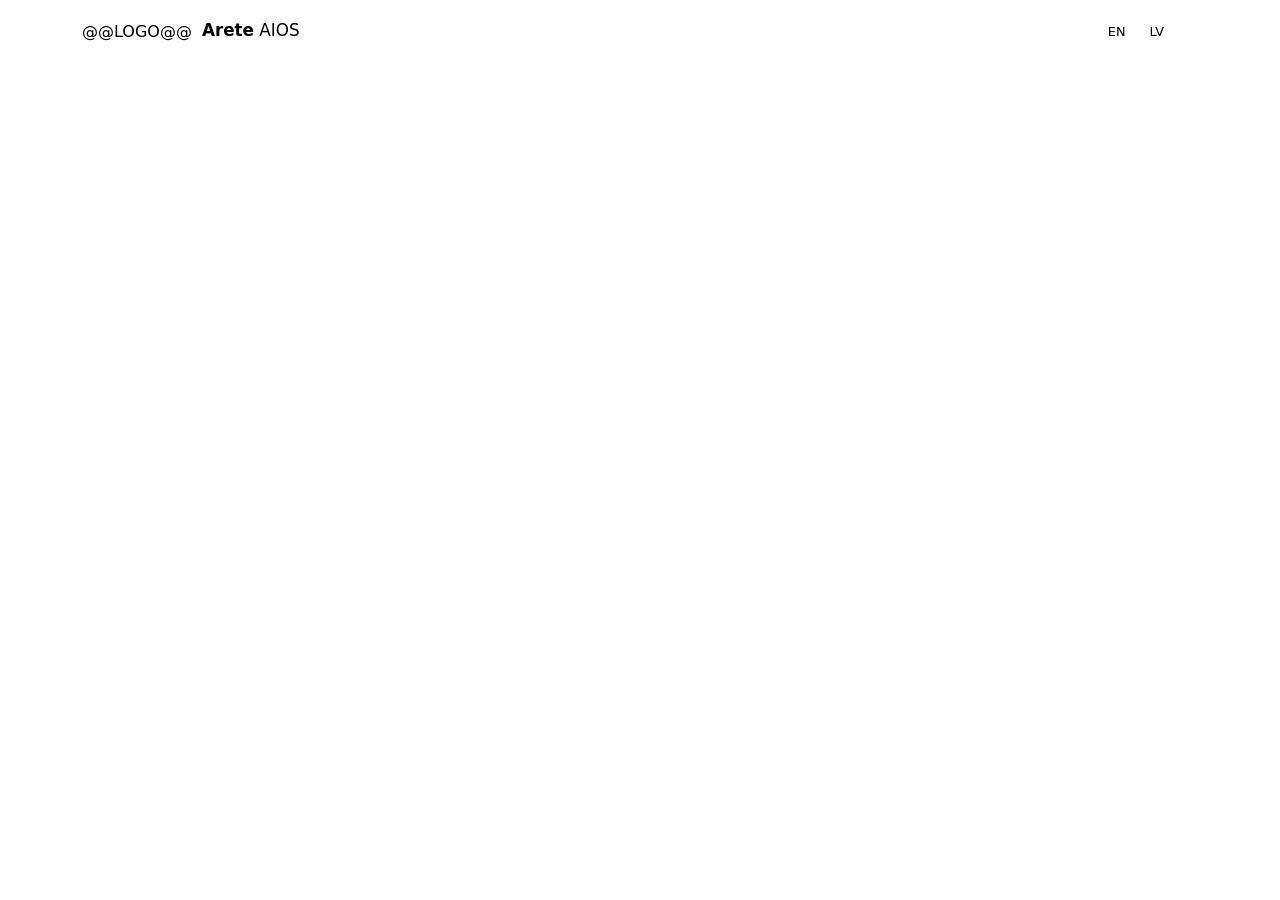
<file: skills/skills7/assets/viewer.html>
<!doctype html>
<html lang="en" data-theme="dark">
<head>
<meta charset="utf-8">
<meta name="viewport" content="width=device-width, initial-scale=1">
<meta name="robots" content="noindex">
<title>@@TITLE@@</title>
<style>
@@FONTS@@
:root{--bg:#0A121F;--surface:#101D2D;--surface-alt:#132237;--ink:#F9FAFC;--text:#C4CBD6;--muted:#899AAF;--line:#26384B;--blue:#6AA9F0;--teal:#72C8D1;--primary:#0081FF;--primary-ink:#fff;--sample:#D0B16A;--py:#E8C35A;--skill:#B48CF0;--grid:rgba(137,154,175,.16);--shadow:0 18px 50px rgba(0,0,0,.35);color-scheme:dark}
:root[data-theme=light]{--bg:#F5F7FA;--surface:#FFFFFF;--surface-alt:#EDF2F8;--ink:#0A121F;--text:#2C3A4C;--muted:#5C6B7F;--line:#D6DEE8;--blue:#0B63C9;--teal:#0E7C87;--primary:#0072E5;--primary-ink:#fff;--sample:#8A6A1F;--py:#A27A12;--skill:#7348C2;--grid:rgba(92,107,127,.18);--shadow:0 18px 40px rgba(10,18,31,.10);color-scheme:light}
*{box-sizing:border-box}
html{-webkit-text-size-adjust:100%}
body{margin:0;background:var(--bg);color:var(--text);font:400 16px/1.6 Inter,system-ui,-apple-system,"Segoe UI",sans-serif;overflow-x:hidden}
a{color:var(--blue);text-underline-offset:3px}
button,select{font:inherit;color:inherit}
.wrap{max-width:1180px;margin:0 auto;padding:0 32px}
.eyebrow{font:11px/1.5 "JetBrains Mono",ui-monospace,monospace;letter-spacing:.16em;text-transform:uppercase;color:var(--teal);margin:0 0 12px}
h1,h2,.serif{font-family:Literata,Georgia,serif;color:var(--ink);font-weight:600;letter-spacing:-.015em}
h1{font-size:clamp(2rem,3.4vw,2.85rem);line-height:1.1;margin:0 0 18px;white-space:pre-line}
h2{font-size:clamp(1.4rem,2.1vw,1.75rem);line-height:1.2;margin:0 0 8px}
h3{font-size:1.02rem;line-height:1.35;color:var(--ink);margin:0 0 6px;font-weight:600}
p{margin:0 0 12px}
.lead{font-size:1.08rem;line-height:1.65;max-width:42em}
.sub{color:var(--muted);max-width:48em}
.fine{font-size:.82rem;color:var(--muted)}
.mono{font-family:"JetBrains Mono",monospace}
.top{position:sticky;top:0;z-index:20;background:color-mix(in srgb,var(--bg) 90%,transparent);backdrop-filter:blur(10px);border-bottom:1px solid var(--line)}
.top-row{display:flex;align-items:center;justify-content:space-between;gap:12px;padding-top:14px;padding-bottom:8px}
.brand{display:flex;align-items:center;gap:10px;text-decoration:none;color:var(--ink)}
.brand svg{width:44px;height:22px;flex:0 0 auto}
.brand .w{font-size:1.05rem;line-height:1.1}.brand .w b{font-weight:700}.brand .w span{color:var(--muted)}
.brand small{display:block;font:10px/1 "JetBrains Mono",monospace;color:var(--muted);letter-spacing:.14em;margin-top:4px}
.top-actions{display:flex;align-items:center;gap:8px}
.chip{font:11px/1 "JetBrains Mono",monospace;border:1px solid var(--line);border-radius:999px;padding:6px 9px;color:var(--muted);white-space:nowrap;text-decoration:none}
.chip.internal{color:var(--sample);border-color:color-mix(in srgb,var(--sample) 45%,transparent)}
a.chip{color:var(--blue)}
.seg{display:inline-flex;border:1px solid var(--line);border-radius:999px;padding:3px;gap:2px;background:var(--bg)}
.seg button{border:0;background:transparent;border-radius:999px;padding:5px 11px;font-size:.8rem;color:var(--muted);cursor:pointer}
.seg button[aria-pressed=true]{background:var(--surface-alt);color:var(--ink)}
.ghost{border:0;background:transparent;color:var(--muted);font-size:.8rem;cursor:pointer;padding:6px}
.tabs{display:flex;gap:4px;overflow-x:auto;scrollbar-width:none}.tabs::-webkit-scrollbar{display:none}
.tabs button{border:0;background:none;padding:10px 12px 12px;color:var(--muted);cursor:pointer;border-bottom:2px solid transparent;white-space:nowrap;font-size:.95rem}
.tabs button:first-child{padding-left:0}
.tabs button[aria-selected=true]{color:var(--ink);border-bottom-color:var(--primary)}
main.wrap{padding-top:44px;padding-bottom:72px}
.btn{display:inline-flex;align-items:center;justify-content:center;gap:8px;border:1px solid var(--line);background:var(--surface);color:var(--ink);border-radius:999px;padding:10px 17px;font-weight:600;font-size:.9rem;cursor:pointer;text-decoration:none}
.btn.primary{background:var(--primary);border-color:var(--primary);color:var(--primary-ink)}
.btn.wide{width:100%;margin-top:14px}
.btn:hover{filter:brightness(1.08)}
.link{border:0;background:none;color:var(--blue);cursor:pointer;padding:0;font-size:.92rem;text-align:left}
.actions{display:flex;gap:14px 18px;align-items:center;flex-wrap:wrap}
.card{background:var(--surface);border:1px solid var(--line);border-radius:16px;padding:22px}
.ov{display:grid;grid-template-columns:minmax(0,1fr) 330px;gap:40px;align-items:start}
.side{display:grid;gap:16px;position:sticky;top:118px}
.qs{margin-top:30px;border-color:color-mix(in srgb,var(--primary) 35%,var(--line))}
.prompt{font:12.5px/1.65 "JetBrains Mono",monospace;background:var(--bg);border:1px solid var(--line);border-radius:12px;padding:14px 16px;white-space:pre-wrap;color:var(--text);margin:12px 0 14px}
.ex .meta,.paper .meta{font:11px/1.4 "JetBrains Mono",monospace;color:var(--muted);margin-bottom:6px}
.item{padding:13px 0;border-top:1px solid var(--line)}
.item h4{margin:0 0 4px;font-size:.97rem;color:var(--ink);font-weight:600;line-height:1.35}
.item p{margin:0 0 6px;font-size:.89rem;line-height:1.55}
.item .next{border-left:2px solid var(--primary);padding-left:10px;margin:8px 0}
.item .next b{color:var(--blue);font-weight:600}
.item .src{font-size:.8rem;margin:0}
.sample-note{font-size:.79rem;line-height:1.5;color:var(--muted);margin:12px 0 0;display:flex;gap:9px}
.sample-note:before{content:"";flex:0 0 7px;height:7px;border-radius:50%;background:var(--sample);margin-top:6px}
.rel{display:grid;gap:12px;margin-top:16px}
.rel .card{display:grid;grid-template-columns:auto minmax(0,1fr);gap:14px;align-items:start;padding:18px}
.rel .card p{margin:0 0 6px;font-size:.9rem}
.ch{display:flex;justify-content:space-between;align-items:baseline;margin-bottom:6px}
.ch h3{font-family:Literata,Georgia,serif;font-size:1.3rem}
.ch .eyebrow{margin:0}
.kv{display:flex;justify-content:space-between;gap:12px;padding:9px 0;border-bottom:1px solid var(--line);font-size:.84rem}
.kv span:first-child{color:var(--muted)}.kv span:last-child{color:var(--ink);text-align:right}
.fit{margin-top:14px}
.fit .row{display:flex;justify-content:space-between;gap:10px;font-size:.88rem;color:var(--ink);font-weight:600}
.fit .row span{font:12px/1.6 "JetBrains Mono",monospace;color:var(--teal)}
.bar{height:5px;background:var(--line);border-radius:3px;margin:6px 0}
.bar i{display:block;height:100%;background:var(--teal);border-radius:3px}
.side hr{border:0;border-top:1px solid var(--line);margin:18px 0 14px}
.side select{width:100%;margin:8px 0 14px;background:var(--bg);border:1px solid var(--line);border-radius:10px;padding:9px 10px;color:var(--ink)}
.metrics{display:grid;grid-template-columns:1fr 1fr;gap:12px}
.metrics b{display:block;font:600 2.1rem/1.1 Literata,Georgia,serif;color:var(--sample);margin:4px 0 2px}
.metrics small{font-size:.8rem;color:var(--muted);font-family:"JetBrains Mono",monospace}
.tok{margin:14px 0 4px;color:var(--ink)}.tok b{font-family:"JetBrains Mono",monospace}
.tcols{display:grid;grid-template-columns:repeat(var(--cols,3),minmax(0,1fr));gap:16px;margin-top:26px;align-items:start}
.tcol{padding:0;overflow:hidden}
.tch{padding:20px 20px 14px;border-bottom:1px solid var(--line)}
.tch .mono{font-size:11px;color:var(--muted)}
.tch h2{margin:4px 0 4px;font-size:1.5rem}
.tch p{color:var(--muted);font-size:.88rem;margin:0 0 10px}
.tch .req{color:var(--teal);font-size:.82rem;margin:10px 0 0}
.stepchips,.fl-row{display:flex;flex-wrap:wrap;gap:6px}
.fl{font:11.5px/1.2 "JetBrains Mono",monospace;border:1px solid var(--line);background:var(--bg);color:var(--blue);border-radius:6px;padding:6px 8px;cursor:pointer;text-align:left}
.trow{border-bottom:1px solid var(--line)}
.trow:last-child{border-bottom:0}
.trow summary{list-style:none;cursor:pointer;display:grid;grid-template-columns:30px minmax(0,1fr) 14px;gap:12px;padding:14px 20px;align-items:start}
.trow summary::-webkit-details-marker{display:none}
.tile{width:30px;height:30px;border-radius:8px;background:#fff;display:grid;place-items:center;border:1px solid var(--line);flex:0 0 auto}
.tile svg{width:17px;height:17px}
.tn{display:flex;align-items:center;gap:8px;flex-wrap:wrap}
.tn b{color:var(--ink);font-weight:600;font-size:.94rem}
.badge{font-style:normal;font-size:.68rem;border:1px solid var(--line);border-radius:999px;padding:2px 8px;color:var(--muted);white-space:nowrap}
.b-minimum-path,.b-required-capability,.b-required{color:var(--teal);border-color:color-mix(in srgb,var(--teal) 50%,transparent)}
.tp{display:block;font-size:.86rem;margin:3px 0 6px}
.use{display:flex;align-items:center;gap:8px;font-size:.74rem;color:var(--muted)}
.use b{font:11px "JetBrains Mono",monospace;color:var(--ink)}
.segs{display:inline-flex;gap:3px}.segs i{width:12px;height:5px;border-radius:2px;background:var(--line)}.segs i.on{background:var(--teal)}
.plus{font-style:normal;color:var(--muted);margin-top:4px;transition:transform .15s}
.trow[open] .plus{transform:rotate(45deg)}
.tmore{padding:0 20px 14px 62px;font-size:.84rem}
.tmore p{margin:0 0 6px}.tmore b{color:var(--ink);font-weight:600}
.scale{display:flex;flex-wrap:wrap;gap:6px 16px;margin-top:16px;font-size:.8rem;color:var(--muted)}
.scale b{font-family:"JetBrains Mono",monospace;color:var(--teal);font-weight:400}
.block{margin-top:80px}
.block:first-child{margin-top:0}
.types{display:grid;grid-template-columns:repeat(3,minmax(0,1fr));gap:16px;margin-top:22px}
.types .card p{font-size:.9rem;margin:0}
.types .ext{display:inline-block;margin-bottom:10px}
.ext{font:10px/1 "JetBrains Mono",monospace;color:var(--muted);border:1px solid var(--line);border-radius:5px;padding:5px 7px;text-align:center}
details.files,details.adv{margin-top:22px;border-top:1px solid var(--line)}
details.files>summary,details.adv>summary{cursor:pointer;color:var(--ink);font-weight:600;padding:16px 0;font-size:1.02rem}
.fgroup{margin-top:18px}
.fgroup h4{margin:0 0 4px;color:var(--ink);font-size:.95rem}
.flist{list-style:none;padding:0;margin:8px 0 0;border-top:1px solid var(--line)}
.frow{width:100%;display:grid;grid-template-columns:48px minmax(0,1fr) auto;gap:14px;align-items:center;background:none;border:0;border-bottom:1px solid var(--line);padding:11px 6px;text-align:left;cursor:pointer}
.frow:hover{background:var(--surface)}
.fname{display:block;font:12.5px/1.4 "JetBrains Mono",monospace;color:var(--ink);word-break:break-all}
.fdesc{display:block;font-size:.84rem;color:var(--muted);margin-top:2px}
.fmeta{font:11px/1.6 "JetBrains Mono",monospace;color:var(--muted);text-align:right;white-space:nowrap}
.fmeta .h{color:var(--sample)}
.advgrid{display:grid;grid-template-columns:minmax(0,1.1fr) minmax(0,.9fr);gap:28px;align-items:start;padding-bottom:10px}
.adv h4{margin:16px 0 4px;color:var(--ink);font-size:.95rem}.adv h4:first-child{margin-top:0}
.adv p{font-size:.9rem}
.hbars{display:grid;gap:14px}
.hb span{display:flex;justify-content:space-between;gap:10px;font-size:.82rem;margin-bottom:4px}.hb span b{font:12px "JetBrains Mono",monospace;color:var(--ink)}
.hb .track{height:12px;background:var(--surface-alt);border-radius:6px;overflow:hidden}
.hb .track i{display:block;height:100%;min-width:3px;border-radius:6px;background:var(--muted)}
.hb:nth-child(2) .track i{background:var(--teal)}.hb:nth-child(3) .track i{background:var(--blue)}
.flowbar{display:flex;justify-content:space-between;align-items:center;gap:12px;flex-wrap:wrap;margin:22px 0 12px}
.legend{display:flex;gap:12px;flex-wrap:wrap;font-size:.78rem;color:var(--muted);align-items:center}
.legend i{display:inline-block;width:12px;height:12px;border-radius:4px;border:2px solid;margin-right:5px;vertical-align:-2px}
.lg-you{border-color:var(--teal)!important}.lg-ai{border-color:var(--primary)!important}.lg-py{border-color:var(--py)!important}.lg-tool{border-color:var(--muted)!important}.lg-skill{border-color:var(--skill)!important}
.cwrap{overflow-x:auto;border:1px solid var(--line);border-radius:16px;background-color:var(--surface);background-image:radial-gradient(var(--grid) 1.2px,transparent 1.2px);background-size:20px 20px}
.csizer{position:relative}
.canvas{position:absolute;left:0;top:0;transform-origin:0 0}
.note{position:absolute;top:10px;bottom:10px;border-radius:12px;background:color-mix(in srgb,var(--surface-alt) 70%,transparent);border:1px solid var(--line)}
.note span{position:absolute;left:12px;top:9px;font:11px/1 "JetBrains Mono",monospace;letter-spacing:.14em;text-transform:uppercase;color:var(--muted)}
.wires{position:absolute;left:0;top:0;overflow:visible}
.wires path{fill:none;stroke:var(--muted);stroke-width:1.6;opacity:.75}
.wires path.loop{stroke:var(--teal);stroke-dasharray:5 5}
.wires path.dim{opacity:.12}
.wires text{font:11px "JetBrains Mono",monospace;fill:var(--teal)}
.node{position:absolute;width:110px;border:0;background:none;padding:0;cursor:pointer;display:flex;flex-direction:column;align-items:center;gap:6px;text-align:center}
.nb{width:60px;height:60px;border-radius:14px;background:var(--surface);border:2px solid var(--muted);display:grid;place-items:center;position:relative;box-shadow:0 6px 16px rgba(0,0,0,.18);transition:box-shadow .15s,transform .15s}
.nb .tile{width:34px;height:34px;border:0}
.nb .tile svg{width:20px;height:20px}
.k-you .nb{border-color:var(--teal)}.k-ai .nb{border-color:var(--primary)}.k-py .nb{border-color:var(--py)}.k-skill .nb{border-color:var(--skill)}
.node.opt .nb{border-style:dashed}
.node.dim{opacity:.22}
.node[aria-pressed=true] .nb{box-shadow:0 0 0 4px color-mix(in srgb,var(--primary) 40%,transparent);transform:translateY(-1px)}
.nl{font-size:12px;line-height:1.3;color:var(--ink);font-weight:600}
.nk{position:absolute;top:-9px;right:-9px;font:10px/1 "JetBrains Mono",monospace;background:var(--bg);border:1px solid var(--line);border-radius:999px;padding:3px 5px;color:var(--muted)}
.nu{display:inline-flex;gap:2px}.nu i{width:7px;height:4px;border-radius:2px;background:var(--line)}.nu i.on{background:var(--teal)}
.panel{margin-top:14px}
.ph{display:flex;gap:14px;align-items:flex-start;margin-bottom:14px}
.ph h3{font-family:Literata,Georgia,serif;font-size:1.35rem;margin:0 0 6px}
.kind{font:11px/1 "JetBrains Mono",monospace;border:1px solid var(--line);border-radius:999px;padding:4px 8px;color:var(--muted);margin-right:6px}
.kind.k-you{color:var(--teal)}.kind.k-ai{color:var(--blue)}.kind.k-py{color:var(--py)}.kind.k-skill{color:var(--skill)}
.pg{display:grid;grid-template-columns:1.3fr 1fr 1fr;gap:24px;border-top:1px solid var(--line);padding-top:14px}
.pg p{font-size:.92rem}.pg .eyebrow{margin-bottom:6px;color:var(--muted)}
.hint{display:none;font-size:.78rem;color:var(--muted);margin:8px 2px 0}
/*JOURNEY:start*/
/* Optional ordered workflow; activated only by flow.presentation = journey. */
.journey-goal,.journey-artifact,.journey-sources,.journey-rhythm{position:absolute;border:1px solid var(--line);border-radius:12px;background:var(--surface);padding:15px 17px;color:var(--text)}
.journey-goal{border-left:3px solid var(--teal)}
.journey-goal .eyebrow{margin:0 0 8px;color:var(--teal)}
.journey-goal p{font-size:14px;line-height:1.5;margin:0}
.journey-artifact{display:flex;align-items:center;gap:12px;text-align:left;cursor:pointer;font:inherit}
.journey-artifact strong{display:block;font-size:13px;line-height:1.35;color:var(--ink)}
.journey-artifact small{display:block;font-size:11px;line-height:1.45;color:var(--muted);margin-top:5px}
.journey-artifact .tile{flex-shrink:0}
.journey-artifact[aria-pressed=true]{border-color:var(--primary)}
.journey-rhythm{font-size:12px;line-height:1.45;display:flex;align-items:center;gap:9px}
.journey-rhythm .tile{width:28px;height:28px;flex-shrink:0}
.journey-rhythm strong{display:block;color:var(--ink)}
.journey-sources{padding:12px 14px;font-size:11px;line-height:1.4}
.journey-sources p{margin:0 0 8px;color:var(--muted);font-size:10px}
.journey-channels{display:flex;gap:7px;flex-wrap:wrap;align-items:center}
.journey-channel{display:inline-flex;gap:5px;align-items:center;font-size:12px;color:var(--ink)}
.journey-channel .tile{width:24px;height:24px;border-radius:6px}
.journey-channel .tile svg{width:16px;height:16px}
.journey-sources .journey-channel{font-size:10px}.journey-sources .journey-channels+.journey-channels{margin-top:8px}
.journey-optional{color:var(--muted);border-top:1px solid var(--line);padding-top:8px}
.journey-summary{display:block;font-size:10px;color:var(--muted);font-weight:400;margin-top:3px}
.journey-companion{position:absolute;right:-9px;bottom:-7px;border:1px solid var(--line);border-radius:7px;background:var(--surface);display:flex;padding:2px}
.journey-companion .tile{width:19px;height:19px}.journey-companion .tile svg{width:15px;height:15px}
.journey-caption{font-size:.82rem;color:var(--muted);margin:12px 0 24px;max-width:850px}
.journey-heading{margin:34px 0 18px;font-family:Literata,Georgia,serif;font-size:1.6rem;color:var(--ink)}
.journey-steps{display:grid;gap:14px}
.journey-step{min-width:0;scroll-margin-top:100px;padding:26px 28px;border:1px solid var(--line);border-radius:16px;background:var(--surface)}
.journey-step.is-selected{border-color:color-mix(in srgb,var(--primary) 60%,var(--line))}
.journey-step-head{display:flex;gap:15px;align-items:flex-start;margin-bottom:15px}
.journey-step-head .tile{flex-shrink:0}.journey-step-head .eyebrow{margin:0 0 3px;color:var(--muted);font-size:11px}
.journey-step h2{font-family:Literata,Georgia,serif;font-size:1.45rem;line-height:1.3;margin:0;color:var(--ink)}
.journey-step p{max-width:900px;font-size:.95rem;line-height:1.7;margin:10px 0}
.journey-example{border-left:2px solid var(--teal);padding:10px 16px;margin:16px 0;background:var(--surface-alt);border-radius:0 8px 8px 0}
.journey-step .journey-result{margin-top:18px;padding-top:14px;border-top:1px solid var(--line);font-size:.88rem;color:var(--muted)}
.journey-result b{color:var(--teal)}.journey-docs{margin-top:12px}
.journey-docs .link{max-width:100%;white-space:normal;overflow-wrap:anywhere}
.journey-docs{display:flex;gap:8px;align-items:center;flex-wrap:wrap;font-size:.8rem}
.journey-icons{display:flex;gap:5px;align-items:center;flex-shrink:0}
.journey-storage{display:flex;gap:12px;align-items:flex-start;padding:15px;border:1px solid var(--line);border-radius:10px;margin:16px 0;background:var(--surface-alt)}
.journey-storage .tile{flex-shrink:0}.journey-storage p{font-size:.86rem;margin:3px 0}.journey-storage a{overflow-wrap:anywhere;font-family:"JetBrains Mono",monospace;font-size:.75rem}
.journey-helper{display:flex;gap:12px;border:1px solid color-mix(in srgb,var(--py) 50%,var(--line));border-radius:10px;padding:15px;margin:16px 0;background:var(--surface-alt)}
.journey-helper .tile{flex-shrink:0}.journey-helper svg,.k-py .nb svg{fill:#3776AB}.journey-helper p{font-size:.86rem;margin:3px 0}
@media(max-width:500px){.journey-icons .tile{width:32px;height:32px}}
.journey-progress{border:1px solid var(--line);border-radius:12px;padding:18px;margin:18px 0;max-width:690px;background:var(--surface-alt)}
.journey-progress .journey-meter{height:7px;border-radius:5px;background:var(--line);margin:12px 0;overflow:hidden}
.journey-meter i{display:block;height:100%;background:var(--teal)}
.journey-progress ul{margin:12px 0;padding-left:20px;font-size:.88rem;line-height:1.8}
.journey-progress .fine{font-size:.76rem;margin-bottom:0}
.journey-timing{display:grid;grid-template-columns:1fr 1fr;gap:18px;margin-top:16px}
.journey-timing>div{background:var(--surface-alt);border:1px solid var(--line);border-radius:12px;padding:18px}
.journey-timing h3{margin:0 0 6px;color:var(--ink);font-size:1rem}
@media(max-width:600px){.journey-step{padding:20px 18px}.journey-timing{grid-template-columns:1fr}.journey-step h2{font-size:1.2rem}.journey-step-head{gap:10px}}
.journey-simple-goal{position:absolute;left:30px;right:30px;top:18px;text-align:center;font-size:14px!important;color:var(--ink);margin:0}
.journey-simple-loop{position:absolute;left:30px;right:30px;bottom:12px;text-align:center;font-size:11px!important;color:var(--teal);margin:0}
/*JOURNEY:end*/
/*LAYOUT:start*/
:root[data-theme=light]:has(.ov-compact){--bg:#FCFAF6;--surface-alt:#F3F0EA;--blue:#0B63B6;--primary:#0B63B6}
.ov-compact .lead{font-size:1.02rem;max-width:40em}.ov-compact .eyebrow{font-family:Inter,sans-serif;font-weight:600;color:var(--blue)}.overview-nav{display:flex;flex-wrap:wrap;gap:12px 22px;margin:20px 0 0}.ov-compact .qs{margin-top:24px;padding:20px}.ov-compact .qs h2{font-size:1.4rem}.ov-compact .qs .sub{font-size:.86rem;margin-bottom:10px}.ov-compact .qs .fine{margin-top:10px!important}.ov-compact .btn.primary{background:linear-gradient(135deg,oklch(.42 .2 258),oklch(.72 .18 250))}.ov-compact .behavior-box{margin:24px 0}.ov-compact .brief-grid{gap:10px;margin:14px 0}.ov-compact .brief-grid .setup-card{padding:15px}.ov-compact .block{margin-top:32px}
.source-summary{margin:24px 0;padding:16px 18px;border:1px solid var(--line);border-radius:14px;background:var(--surface)}.source-summary-head{display:flex;align-items:center;justify-content:space-between;flex-wrap:wrap;gap:10px;margin-bottom:12px}.source-summary-head h2{font:600 .9rem/1.4 Inter,sans-serif;margin:0}.source-summary-head .link{font-size:.78rem}.source-chips{display:flex;gap:8px;flex-wrap:wrap}.source-chip{display:inline-flex;align-items:center;flex-wrap:wrap;gap:7px;max-width:100%;padding:6px 9px;border:1px solid var(--line);border-radius:8px;font-size:.78rem;color:var(--ink)}.source-chip .tile{width:22px;height:22px;flex-shrink:0;border-radius:5px}.source-chip .tile svg{width:15px;height:15px}.source-chip small{font-size:.7rem;color:var(--muted)}.source-chip.pending{border-style:dashed;color:var(--muted)}.source-summary>p{font-size:.75rem;color:var(--muted);margin:12px 0 0;line-height:1.55}
.behavior-box{border:1px solid var(--line);border-left:3px solid var(--blue);border-radius:13px;background:var(--surface);padding:19px 22px;margin:27px 0}.behavior-box h2{font:600 1.1rem/1.4 Inter,sans-serif;margin:0 0 8px}.behavior-box>p{font-size:.87rem;line-height:1.6;margin:0 0 13px}.behavior-tags{display:flex;flex-wrap:wrap;gap:8px}.behavior-tag{display:flex;gap:7px;align-items:center;flex-wrap:wrap;padding:7px 10px;border-radius:8px;background:var(--surface-alt);border:1px solid var(--line);font-size:.74rem}.behavior-tag strong{color:var(--ink)}.behavior-tag span{color:var(--muted)}.behavior-box .behavior-note{font-size:.76rem;color:var(--muted);margin:12px 0 0}.behavior-sources{display:flex;flex-wrap:wrap;gap:8px;margin-top:12px}
.guide-wrap{max-width:1000px;margin:auto}.guide-wrap>.lead{max-width:850px}.guide-block{margin:25px 0}.guide-block h2{font-family:Literata,Georgia,serif;font-size:1.45rem;margin-bottom:12px}
.guide-grid{display:grid;grid-template-columns:repeat(2,minmax(0,1fr));gap:12px}.guide-card{border:1px solid var(--line);border-radius:12px;padding:17px 19px;background:var(--surface)}
.guide-card h3{font-size:.95rem;margin:0 0 7px;color:var(--ink)}.guide-card p,.guide-wrap p{font-size:.9rem;line-height:1.65}.guide-card p{margin:0}.guide-note{border-left:3px solid var(--teal);background:var(--surface-alt);padding:13px 17px;border-radius:0 9px 9px 0;font-size:.84rem!important}
.guide-rows{border:1px solid var(--line);border-radius:12px;overflow:hidden}.guide-row{display:grid;grid-template-columns:210px minmax(0,1fr);gap:20px;padding:13px 18px;border-bottom:1px solid var(--line);font-size:.85rem;background:var(--surface)}.guide-row:last-child{border-bottom:0}.guide-row strong{color:var(--ink)}.guide-row p{margin:0;font-size:.85rem}
.setup-compact .setup-section{margin-top:26px}.setup-compact .setup-section h2{font-size:1.35rem;margin-bottom:13px}.setup-compact .setup-section>p{font-size:.79rem;color:var(--muted)}
.setup-rows{border:1px solid var(--line);border-radius:12px;overflow:hidden;background:var(--surface)}.account-row{display:flex;gap:11px;align-items:center;flex-wrap:wrap;padding:11px 15px;border-bottom:1px solid var(--line);font-size:.81rem;min-height:51px}.account-row:last-child{border:0}.account-row .tile{width:27px;height:27px;border-radius:7px;flex-shrink:0}.account-row .tile svg{width:18px;height:18px}.account-row strong{color:var(--ink);overflow-wrap:anywhere}.account-permissions{display:flex;gap:7px;margin-left:auto;color:var(--muted);font-size:.7rem}
.location-row{display:grid;grid-template-columns:210px minmax(0,1fr) auto;gap:15px;align-items:center;padding:12px 15px;border-bottom:1px solid var(--line);font-size:.8rem}.location-row:last-child{border:0}.location-row strong{color:var(--ink)}.location-row code{font-size:.7rem;color:var(--muted);overflow-wrap:anywhere}.location-row .btn{font-size:.69rem;padding:5px 9px;white-space:nowrap}.location-row small{display:block;color:var(--muted);font-size:.72rem;margin-top:3px}
.channel-tips{display:grid;grid-template-columns:repeat(2,minmax(0,1fr));gap:9px}.channel-tip{border:1px solid var(--line);border-radius:10px;padding:11px 14px;font-size:.8rem;background:var(--surface)}.channel-tip strong{color:var(--ink)}.channel-tip span{display:block;color:var(--muted);font-size:.75rem;margin-top:4px;line-height:1.5}
.setup-compact .setup-filelinks{font-size:.77rem;margin:11px 0}.setup-runtime-line{display:flex;align-items:center;gap:12px;padding:11px 15px;background:var(--surface-alt);border:1px solid var(--line);border-radius:11px;font-size:.8rem}.setup-runtime-line .tile{width:27px;height:27px;flex-shrink:0}.setup-runtime-line p{font-size:.78rem;margin:0}
@media(max-width:650px){.guide-grid,.channel-tips{grid-template-columns:1fr}.guide-row{grid-template-columns:1fr;gap:4px}.account-permissions{margin-left:38px;width:100%}.location-row{grid-template-columns:1fr auto;gap:6px 12px}.location-row>strong{grid-column:1/-1}.setup-runtime-line{align-items:flex-start}}
.setup-grid,.brief-grid{display:grid;grid-template-columns:repeat(2,minmax(0,1fr));gap:14px;margin:18px 0 28px}
.brief-grid{grid-template-columns:repeat(3,minmax(0,1fr))}.brief-grid p{font-size:.87rem;margin:7px 0 0}
.setup-card{background:var(--surface);border:1px solid var(--line);border-radius:14px;padding:21px}
.setup-card h3{margin:0 0 9px}.setup-card p{font-size:.88rem;line-height:1.65;margin:6px 0}
.setup-identity{display:flex;align-items:flex-start;gap:12px;margin-bottom:10px}.setup-identity .tile{flex-shrink:0}
.setup-identity strong{display:block;color:var(--ink);font-size:.95rem;overflow-wrap:anywhere}
.setup-path{font-family:"JetBrains Mono",monospace;font-size:.78rem!important;overflow-wrap:anywhere}
.setup-section{margin-top:34px}.setup-section>p{max-width:800px}.setup-tag{font-size:.74rem;color:var(--muted)}
.setup-filelinks{display:flex;gap:10px;flex-wrap:wrap;margin:15px 0}.setup-note{padding:16px 20px;border:1px solid var(--line);border-radius:12px;font-size:.86rem;background:var(--surface-alt)}
.connection-grid{display:grid;grid-template-columns:repeat(2,minmax(0,1fr));gap:16px;margin:20px 0}
.connection-grid ol{padding-left:19px;margin:10px 0;font-size:.88rem;line-height:1.7}.connection-grid .setup-tag{display:block;margin-bottom:8px;color:var(--teal)}
.example-wrap{max-width:1100px;margin:auto}.example-wrap>.lead{font-size:1rem;margin-bottom:12px}
.example-label{display:inline-block;color:var(--sample);font-size:.75rem;margin-bottom:16px}
.example-top{display:flex;justify-content:space-between;gap:18px;align-items:center;margin:2px 0 15px}.example-top .seg{flex-shrink:0}.example-top p{margin:0;font-size:.8rem;color:var(--muted)}
.example-hero{border:1px solid var(--line);border-radius:14px;padding:18px 22px;background:var(--surface-alt);margin-bottom:16px}
.example-hero h2{font-size:1.3rem;margin:5px 0 7px}.example-hero p{font-size:.85rem;margin:4px 0}.example-hero .eyebrow{font-size:.67rem}
.example-stats{display:flex;gap:20px;flex-wrap:wrap;margin-top:12px;padding-top:12px;border-top:1px solid var(--line)}
.example-stats b{font-size:1.15rem;color:var(--ink);margin-right:6px}.example-stats span{font-size:.75rem;color:var(--muted)}
.example-progress{font-size:.75rem!important;color:var(--muted);margin-top:10px!important}
.example-desk{display:grid;grid-template-columns:minmax(0,.9fr) minmax(0,1.1fr);gap:16px;align-items:start}
.example-inbox,.example-detail,.example-card{border:1px solid var(--line);border-radius:14px;background:var(--surface);overflow:hidden;min-width:0}
.example-row{appearance:none;border:0;border-bottom:1px solid var(--line);border-left:3px solid transparent;background:none;color:var(--ink);text-align:left;cursor:pointer;display:flex;gap:11px;width:100%;padding:15px 16px;font:inherit;align-items:flex-start}
.example-row:last-child{border-bottom:0}.example-row[aria-pressed=true]{background:var(--surface-alt);border-left-color:var(--teal)}
.example-row:hover{background:var(--surface-alt)}.example-row:focus-visible,.example-card summary:focus-visible{outline:2px solid var(--teal);outline-offset:-3px}
.example-row .tile,.example-card summary .tile{width:30px;height:30px;flex-shrink:0;border-radius:8px;margin-top:3px}
.example-row .tile svg,.example-card summary .tile svg{width:19px;height:19px}
.example-row-copy{display:block;min-width:0;flex:1}.example-row-copy strong{display:block;font-size:.88rem;line-height:1.45;margin:3px 0 5px}
.example-tags{display:flex;gap:7px;flex-wrap:wrap;font-size:.67rem;color:var(--muted)}.example-tags .attention{color:var(--sample)}
.example-brief{display:block;color:var(--muted);font-size:.77rem;line-height:1.5}
.example-detail{padding:21px}.example-detail h3{font-family:Literata,Georgia,serif;font-size:1.35rem;line-height:1.35;margin:9px 0 12px}
.example-detail p,.example-card-body p{font-size:.85rem;line-height:1.65;margin:9px 0}.example-detail .eyebrow,.example-card-body .eyebrow{font-size:.66rem;margin:13px 0 5px}
.example-quote{background:var(--surface-alt);border-left:2px solid var(--line);padding:10px 12px;font-size:.81rem;line-height:1.6;white-space:pre-line;border-radius:0 7px 7px 0;margin:7px 0 12px}
.example-draft{border:1px solid var(--line);border-radius:10px;padding:12px 14px;background:var(--bg);margin:14px 0}
.example-draft>p{white-space:pre-line;font-size:.82rem;margin:7px 0 12px}.example-draft .btn{font-size:.75rem;padding:7px 11px}.example-draft .fine{font-size:.74rem}
.example-outcome{padding-top:11px;border-top:1px solid var(--line);color:var(--teal);font-size:.75rem;line-height:1.55}
.example-source{font-size:.7rem;color:var(--muted);line-height:1.5;margin-top:12px;overflow-wrap:anywhere}.example-foot{margin:18px 0 12px;font-size:.75rem;color:var(--muted)}
.example-cards{display:grid;gap:10px}.example-card summary{list-style:none;display:flex;gap:12px;padding:14px 18px;cursor:pointer;align-items:flex-start}.example-card summary::-webkit-details-marker{display:none}
.example-card summary::after{content:'+';font-size:1.2rem;color:var(--teal);margin-left:auto;padding-top:6px}.example-card[open] summary::after{content:'−'}.example-card[open] summary{border-bottom:1px solid var(--line);background:var(--surface-alt)}
.example-card-body{padding:3px 20px 18px}.example-wait{border-color:color-mix(in srgb,var(--teal) 45%,var(--line))}
@media(max-width:760px){.example-desk{grid-template-columns:1fr}.example-top{align-items:flex-start;flex-direction:column;gap:10px}.example-detail{padding:18px}.example-hero{padding:16px 18px}.example-stats{gap:12px}}
@media(max-width:650px){.connection-grid{grid-template-columns:1fr}}
@media(max-width:650px){.setup-grid,.brief-grid{grid-template-columns:1fr}}
/*LAYOUT:end*/
.subtabs{margin:22px 0 18px}
.paper{background:#fff;color:#2A3546;border-radius:12px;overflow:hidden;max-width:760px;margin:0 auto;box-shadow:var(--shadow)}
.paper .eh{display:grid;grid-template-columns:70px 1fr;gap:3px 10px;font-size:.8rem;padding:13px 18px;border-bottom:1px solid #E3E8EF;background:#F4F7FA}
.paper .eh span:nth-child(odd){color:#6A778A}
.paper .eb{padding:18px 22px}
.paper h3{font-family:Literata,Georgia,serif;color:#0A121F;font-size:1.45rem;margin:0 0 2px}
.paper .meta{color:#6A778A}
.paper .item{border-color:#E3E8EF}.paper .item h4{color:#0A121F}.paper .item .next{border-color:#0072E5}.paper .item .next b{color:#0B63C9}
.paper .bar0{display:flex;gap:6px;padding:10px 14px;background:#EEF2F6;border-bottom:1px solid #E3E8EF}.paper .bar0 i{width:9px;height:9px;border-radius:50%;background:#C9D2DD}
.slack{display:grid;grid-template-columns:36px minmax(0,1fr);gap:10px;max-width:760px;margin:0 auto}
.slack .bot{width:36px;height:36px;border-radius:8px;background:linear-gradient(135deg,#0045a9,#0081ff);display:grid;place-items:center;color:#fff;font:700 11px/1 Inter,sans-serif}
.slack .who{font-size:.92rem;color:var(--ink);font-weight:700;margin-bottom:4px}
.slack .who em{font-style:normal;font-size:.62rem;font-weight:600;background:var(--surface-alt);color:var(--muted);padding:2px 5px;border-radius:4px;margin-left:6px;vertical-align:2px}
.slack .si{margin:0 0 10px;padding-left:11px;border-left:3px solid var(--line);font-size:.9rem}.slack .si b{color:var(--ink)}.slack .si span{display:block}
.clog{list-style:none;padding:0;margin:8px 0 0;max-width:820px}
.clog>li{display:grid;grid-template-columns:96px minmax(0,1fr);gap:16px;padding:14px 0;border-bottom:1px solid var(--line)}
.clog .v{font:13px/1.5 "JetBrains Mono",monospace;color:var(--ink)}.clog .v small{display:block;color:var(--muted);font-size:11px}
.clog ul{margin:0;padding-left:18px;font-size:.92rem}.clog ul li{margin-bottom:4px}
.owner{border-color:color-mix(in srgb,var(--sample) 45%,var(--line));max-width:820px}
.owner ul{margin:10px 0 0;padding-left:18px}
dialog{width:min(920px,calc(100vw - 24px));max-height:86vh;border:1px solid var(--line);border-radius:16px;background:var(--surface);color:var(--text);padding:0;box-shadow:var(--shadow)}
dialog::backdrop{background:rgba(3,8,15,.62)}
.dh{display:flex;justify-content:space-between;align-items:center;gap:10px;padding:12px 16px;border-bottom:1px solid var(--line);flex-wrap:wrap}
.dh>div{display:flex;gap:8px;flex-wrap:wrap}.dh .btn{padding:7px 13px;font-size:.82rem}
.db{margin:0;padding:18px;font:12.5px/1.6 "JetBrains Mono",monospace;white-space:pre-wrap;word-break:break-word;overflow:auto;max-height:calc(86vh - 66px)}
.db mark{background:color-mix(in srgb,var(--sample) 35%,transparent);color:inherit;border-radius:3px}
.foot:before{content:"";display:block;border-top:1px solid var(--line);margin-bottom:20px}
.foot{padding-bottom:32px;font:11px/1.7 "JetBrains Mono",monospace;color:var(--muted)}
.toast{position:fixed;bottom:20px;left:50%;transform:translateX(-50%);background:var(--ink);color:var(--bg);padding:8px 16px;border-radius:999px;font-size:.85rem;opacity:0;transition:opacity .2s;pointer-events:none;z-index:30}
.toast.on{opacity:1}
:focus-visible{outline:2px solid var(--primary);outline-offset:2px}
@media (max-width:1040px){.ov{grid-template-columns:1fr}.side{position:static;grid-template-columns:1fr 1fr}}
@media (max-width:920px){.tcols,.types,.advgrid,.pg{grid-template-columns:1fr}.hint{display:block}}
@media (max-width:700px){.side{grid-template-columns:1fr}}
@media (max-width:640px){.wrap{padding:0 16px}main.wrap{padding-top:26px}.block{margin-top:56px}.chip.ver,a.chip,.chip.internal{display:none}.top-row{padding-top:10px}.tabs button{padding:8px 10px 10px;font-size:.9rem}.card{padding:18px}.trow summary{padding:13px 16px}.tmore{padding:0 16px 13px}.tch{padding:18px 16px 12px}.frow{grid-template-columns:40px minmax(0,1fr)}.fmeta{grid-column:2;text-align:left}.clog>li{grid-template-columns:1fr;gap:4px}}
</style>
</head>
<body>
<header class="top">
 <div class="wrap top-row">
  <a class="brand" href="#overview">@@LOGO@@<span class="w"><b>Arete</b> <span>AIOS</span><small id="skillname"></small></span></a>
  <div class="top-actions">
   <span class="chip internal" id="internal" hidden></span>
   <a class="chip" id="compare" hidden></a>
   <span class="chip ver" id="ver"></span>
   <div class="seg" role="group" aria-label="Language"><button type="button" data-lang="en">EN</button><button type="button" data-lang="lv">LV</button></div>
   <button class="ghost" id="theme" type="button"></button>
  </div>
 </div>
 <nav class="wrap tabs" role="tablist" id="tabs"></nav>
</header>
<main class="wrap" id="panels"></main>
<footer class="wrap foot" id="foot"></footer>
<dialog id="dlg" aria-labelledby="dlg-name">
 <div class="dh"><span class="fname" id="dlg-name"></span><div><button type="button" class="btn" id="dlg-copy"></button><button type="button" class="btn" id="dlg-dl"></button><button type="button" class="btn" id="dlg-close"></button></div></div>
 <pre class="db" id="dlg-body"></pre>
</dialog>
<div class="toast" id="toast" role="status" aria-live="polite"></div>
<script type="application/json" id="skill-data">@@DATA@@</script>
<script>
/*ZIP:start*/
const CRC_TABLE=(()=>{const t=new Uint32Array(256);for(let n=0;n<256;n++){let c=n;for(let k=0;k<8;k++)c=c&1?0xEDB88320^(c>>>1):c>>>1;t[n]=c>>>0;}return t;})();
function crc32(b){let c=0xFFFFFFFF;for(let i=0;i<b.length;i++)c=CRC_TABLE[(c^b[i])&255]^(c>>>8);return (c^0xFFFFFFFF)>>>0;}
// Store-only ZIP with a fixed date: the same files give the same bytes (mirrored by build_view.py).
function makeZip(entries){
 const enc=new TextEncoder(),parts=[],central=[];let offset=0;
 const dosDate=((2026-1980)<<9)|(10<<5)|20;
 for(const e of entries){
  const name=enc.encode(e.name),crc=crc32(e.data),size=e.data.length;
  const h=new DataView(new ArrayBuffer(30));
  h.setUint32(0,0x04034b50,true);h.setUint16(4,20,true);h.setUint16(6,0x0800,true);h.setUint16(8,0,true);h.setUint16(10,0,true);h.setUint16(12,dosDate,true);
  h.setUint32(14,crc,true);h.setUint32(18,size,true);h.setUint32(22,size,true);h.setUint16(26,name.length,true);h.setUint16(28,0,true);
  parts.push(new Uint8Array(h.buffer),name,e.data);
  const c=new DataView(new ArrayBuffer(46));
  c.setUint32(0,0x02014b50,true);c.setUint16(4,20,true);c.setUint16(6,20,true);c.setUint16(8,0x0800,true);c.setUint16(10,0,true);c.setUint16(12,0,true);c.setUint16(14,dosDate,true);
  c.setUint32(16,crc,true);c.setUint32(20,size,true);c.setUint32(24,size,true);c.setUint16(28,name.length,true);c.setUint32(38,0,true);c.setUint32(42,offset,true);
  central.push(new Uint8Array(c.buffer),name);
  offset+=30+name.length+size;
 }
 const cdSize=central.reduce((s,p)=>s+p.length,0),end=new DataView(new ArrayBuffer(22));
 end.setUint32(0,0x06054b50,true);end.setUint16(8,entries.length,true);end.setUint16(10,entries.length,true);end.setUint32(12,cdSize,true);end.setUint32(16,offset,true);
 const all=[...parts,...central,new Uint8Array(end.buffer)],out=new Uint8Array(all.reduce((s,p)=>s+p.length,0));
 let o=0;for(const p of all){out.set(p,o);o+=p.length;}
 return out;
}
function fileBytes(f){return f.encoding==='base64'?Uint8Array.from(atob(f.base64),c=>c.charCodeAt(0)):new TextEncoder().encode(f.text);}
function zipEntries(D){return D.zip.order.map(p=>({name:D.zip.root+'/'+p,data:fileBytes(D.files[p])}));}
/*ZIP:end*/
(function(){
'use strict';
const D=JSON.parse(document.getElementById('skill-data').textContent),F=D.flow,S=D.skill;
const $=id=>document.getElementById(id);
const esc=s=>String(s==null?'':s).replace(/[&<>"']/g,c=>({'&':'&amp;','<':'&lt;','>':'&gt;','"':'&quot;',"'":'&#39;'}[c]));
const store={get(k){try{return localStorage.getItem(k)}catch(e){return null}},set(k,v){try{localStorage.setItem(k,v)}catch(e){}}};
const KEY='skills7.'+S.id+'.';
let lang=(()=>{let q=null;try{q=new URLSearchParams(location.search).get('lang')}catch(e){}return q==='lv'||q==='en'?q:(store.get('skills7.lang')==='lv'?'lv':(D.defaultLang||'en'))})();
let theme=store.get('skills7.theme')==='light'?'light':'dark';
let tab='overview',scope=D.scorecard&&D.scorecard.scenarios?(D.scorecard.default||Object.keys(D.scorecard.scenarios)[Math.min(1,Object.keys(D.scorecard.scenarios).length-1)]):null,logView='out',logFmt='email',mode='full',node=F?(F.start||F.nodes[0].id):null,current=null;
/*LAYOUT:start*/
if(D.layout&&F)mode=F.defaultMode||'simple';
let previewLayout=D.preview&&D.preview.layouts?D.preview.layouts.default||'desk':'desk',previewItem=D.preview&&D.preview.items.length?D.preview.items[0].id:null;
let settingsView='setup';
/*LAYOUT:end*/
const TABS=/*LAYOUT:start*/D.layout?D.layout.tabs.filter(id=>id!=='settings'||D.owner):/*LAYOUT:end*/['overview','how'].concat(F?['flow']:[]).concat(['log']);
const t=(k,vars)=>{const e=D.ui[k];let s=e?(e[lang]!=null?e[lang]:e.en):k;if(vars)for(const a in vars)s=s.split('{'+a+'}').join(vars[a]);return s};
const L=x=>x==null?'':typeof x==='string'?x:(x[lang]!=null?x[lang]:(x.en||''));
const num=n=>typeof n==='number'?n.toLocaleString(lang==='lv'?'lv-LV':'en-US'):String(n);
const fill=(s,vars)=>{for(const a in (vars||{}))s=s.split('{'+a+'}').join(num(vars[a]));return s};
const ICONS={
 ai:'<svg viewBox="0 0 24 24" fill="none" stroke="#0081FF" stroke-width="1.8" stroke-linejoin="round"><path d="M12 3l1.8 5.2L19 10l-5.2 1.8L12 17l-1.8-5.2L5 10l5.2-1.8z"/><path d="M18.5 15l.7 1.8 1.8.7-1.8.7-.7 1.8-.7-1.8-1.8-.7 1.8-.7z"/></svg>',
 chat:'<svg viewBox="0 0 24 24" fill="none" stroke="#0A121F" stroke-width="1.8" stroke-linejoin="round"><path d="M4 5h16v11H9l-5 4z"/></svg>',
 file:'<svg viewBox="0 0 24 24" fill="none" stroke="#0A121F" stroke-width="1.8" stroke-linejoin="round"><path d="M6 3h8l4 4v14H6z"/><path d="M14 3v4h4"/></svg>',
 doc:'<svg viewBox="0 0 24 24" fill="none" stroke="#0A121F" stroke-width="1.8" stroke-linejoin="round"><path d="M6 3h8l4 4v14H6z"/><path d="M9 12h6M9 16h6"/></svg>',
 link:'<svg viewBox="0 0 24 24" fill="none" stroke="#0A121F" stroke-width="1.8" stroke-linecap="round"><path d="M10 14a4 4 0 0 0 5.7 0l3-3a4 4 0 0 0-5.7-5.7l-1 1"/><path d="M14 10a4 4 0 0 0-5.7 0l-3 3a4 4 0 0 0 5.7 5.7l1-1"/></svg>',
 mail:'<svg viewBox="0 0 24 24" fill="none" stroke="#0A121F" stroke-width="1.8" stroke-linejoin="round"><rect x="3" y="5" width="18" height="14" rx="2"/><path d="M3 7l9 6 9-6"/></svg>',
 play:'<svg viewBox="0 0 24 24" fill="#0E7C87"><path d="M8 5v14l11-7z"/></svg>',
 sliders:'<svg viewBox="0 0 24 24" fill="none" stroke="#0A121F" stroke-width="1.8" stroke-linecap="round"><path d="M4 7h10M18 7h2M4 17h4M12 17h8"/><circle cx="16" cy="7" r="2"/><circle cx="10" cy="17" r="2"/></svg>',
 collect:'<svg viewBox="0 0 24 24" fill="none" stroke="#0A121F" stroke-width="1.8" stroke-linecap="round" stroke-linejoin="round"><path d="M4 6h16M4 12h10M4 18h7"/><path d="M17 14v6M14 17l3 3 3-3"/></svg>',
 send:'<svg viewBox="0 0 24 24" fill="none" stroke="#0A121F" stroke-width="1.8" stroke-linejoin="round"><path d="M21 3L3 11l7 3 3 7z"/><path d="M10 14l11-11"/></svg>',
 loop:'<svg viewBox="0 0 24 24" fill="none" stroke="#0E7C87" stroke-width="1.8" stroke-linecap="round"><path d="M20 12a8 8 0 1 1-2.3-5.6"/><path d="M20 4v5h-5"/></svg>',
 check:'<svg viewBox="0 0 24 24" fill="none" stroke="#0A121F" stroke-width="2" stroke-linecap="round" stroke-linejoin="round"><path d="M5 12l4 4 10-10"/></svg>',
 eye:'<svg viewBox="0 0 24 24" fill="none" stroke="#0A121F" stroke-width="1.8"><path d="M2 12s4-7 10-7 10 7 10 7-4 7-10 7S2 12 2 12z"/><circle cx="12" cy="12" r="3"/></svg>',
 user:'<svg viewBox="0 0 24 24" fill="none" stroke="#0E7C87" stroke-width="1.8" stroke-linecap="round"><circle cx="12" cy="8" r="4"/><path d="M4 21c1.5-4 4.5-6 8-6s6.5 2 8 6"/></svg>',
 build:'<svg viewBox="0 0 24 24" fill="none" stroke="#0A121F" stroke-width="1.8" stroke-linejoin="round"><path d="M3 21h18M5 21V10l7-5 7 5v11"/><path d="M10 21v-6h4v6"/></svg>',
 shield:'<svg viewBox="0 0 24 24" fill="none" stroke="#0A121F" stroke-width="1.8" stroke-linejoin="round"><path d="M12 3l8 3v6c0 5-3.5 8-8 9-4.5-1-8-4-8-9V6z"/><path d="M9 12l2 2 4-4"/></svg>',
 skill:'<svg viewBox="0 0 24 24" fill="none" stroke="#7348C2" stroke-width="1.8" stroke-linejoin="round"><rect x="4" y="4" width="7" height="7" rx="1.5"/><rect x="13" y="4" width="7" height="7" rx="1.5"/><rect x="4" y="13" width="7" height="7" rx="1.5"/><path d="M16.5 13v7M13 16.5h7"/></svg>'
};
const icon=id=>'<span class="tile" aria-hidden="true">'+((D.icons||{})[id]||ICONS[id]||ICONS.file)+'</span>';
const kb=n=>(n<1024?n+' B':(n/1024).toFixed(n<10240?1:0)+' KB');
const ext=p=>{const m=p.match(/\.([a-z0-9]+)$/i);return m?m[1].toUpperCase():'FILE'};
const segs=(n,cls)=>'<span class="'+(cls||'segs')+'" aria-label="'+n+'/5">'+[0,1,2,3,4].map(i=>'<i class="'+(i<n?'on':'')+'"></i>').join('')+'</span>';
const slug=s=>s.toLowerCase().replace(/[^\p{L}\p{N}\s-]/gu,'').trim().replace(/\s+/g,'-');
function toast(msg){const el=$('toast');el.textContent=msg;el.classList.add('on');clearTimeout(toast.h);toast.h=setTimeout(()=>el.classList.remove('on'),1800);}
async function copyText(s){try{await navigator.clipboard.writeText(s);return true}catch(e){const ta=document.createElement('textarea');ta.value=s;ta.setAttribute('readonly','');ta.style.position='fixed';ta.style.opacity='0';document.body.appendChild(ta);ta.select();let ok=false;try{ok=document.execCommand('copy')}catch(_){}ta.remove();return ok}}
function save(name,blob){const a=document.createElement('a');a.href=URL.createObjectURL(blob);a.download=name;document.body.appendChild(a);a.click();setTimeout(()=>{URL.revokeObjectURL(a.href);a.remove()},500);}
const docBtn=(target,label)=>{const [p,a]=String(target).split('#');return D.files[p]?'<button type="button" class="fl" data-open="'+esc(p)+'"'+(a?' data-anchor="'+esc(a)+'"':'')+'>'+esc(label||p.split('/').pop())+'</button>':''};
const stepBtn=n=>{const w=D.workflow[n];return w?docBtn(w.doc,parseInt(n,10)+'. '+L(w.name)):''};
function itemsHTML(items){return items.map(it=>'<div class="item"><h4>'+esc(it.title)+'</h4><p>'+esc(it.what)+'</p>'+(it.next?'<p class="next"><b>'+esc(t('ex_next'))+'</b> · '+esc(it.next)+'</p>':'')+(it.url?'<p class="src"><a href="'+esc(it.url)+'" target="_blank" rel="noopener">'+esc(it.source)+' ↗</a></p>':'')+'</div>').join('');}
const zipBtn=()=>D.zip.count?'<button type="button" class="btn" data-act="zip">'+esc(t('dl_zip',{name:S.name,v:S.version}))+'</button>':'';
/* ---------- Overview ---------- */
function renderOverview(){
 const O=D.overview,gh=D.github,ex=/*LAYOUT:start*/D.layout&&D.layout.exampleTab?null:/*LAYOUT:end*/D.example;
/*LAYOUT:start*/
 const compact=D.layout&&D.layout.overview&&D.layout.overview.compact;
/*LAYOUT:end*/
 let main='<p class="eyebrow">'+esc(L(O.eyebrow))+'</p><h1>'+esc(L(O.title))+'</h1><p class="lead">'+esc(L(O.summary))+'</p>';
/*LAYOUT:start*/
 if(compact)main+='<div class="overview-nav"><button type="button" class="link" data-tab="flow">'+esc(t('see_flow'))+'</button><button type="button" class="link" data-tab="example">'+esc(t('overview_example'))+'</button></div>';
 else
/*LAYOUT:end*/
 main+='<div class="actions">'+(O.prompt?'<button type="button" class="btn primary" data-act="scroll-qs">'+esc(t('get'))+'</button>':zipBtn())+'<button type="button" class="link" data-tab="'+(F?'flow':'how')+'">'+esc(t(F?'see_flow':'see_how'))+'</button></div>';
 if(O.prompt)main+='<section class="card qs" id="qs"><p class="eyebrow">'+esc(S.name)+' / START</p><h2>'+esc(t('qs_title'))+'</h2><p class="sub">'+esc(t('qs_sub'))+'</p><pre class="prompt">'+esc(L(O.prompt))+'</pre>'
 +'<div class="actions"><button type="button" class="btn primary" data-act="copy-prompt">'+esc(t('copy'))+'</button>'+zipBtn()+(O.onboarding&&D.files[O.onboarding]?'<button type="button" class="link" data-open="'+esc(O.onboarding)+'">'+esc(t('onboarding'))+'</button>':'')+'</div>'
 +'<p class="fine" style="margin:12px 0 0">'+esc(t('zip_short',{n:D.zip.count,kb:D.zip.kb}))+(gh&&gh.public_version&&gh.public_version!==S.version?' · '+esc(t('gh_note',{pv:gh.public_version,v:S.version})):'')+'</p></section>';
 if(O.additionalPrompts&&O.additionalPrompts.length)main+=O.additionalPrompts.map((p,i)=>'<section class="card qs additional-prompt"><p class="eyebrow">'+esc(S.name)+' / PROMPT '+(i+2)+'</p><h2>'+esc(L(p.title))+'</h2>'+(p.description?'<p class="sub">'+esc(L(p.description))+'</p>':'')+'<pre class="prompt">'+esc(L(p.prompt))+'</pre><div class="actions"><button type="button" class="btn primary" data-additional-prompt="'+i+'">'+esc(L(p.copy_label)||t('copy'))+'</button>'+(p.file&&D.files[p.file]?'<button type="button" class="link" data-open="'+esc(p.file)+'">'+esc(t('onboarding'))+'</button>':'')+'</div></section>').join('');
/*LAYOUT:start*/
 if(D.layout)main+=sourceSummary()+compactOverview();
/*LAYOUT:end*/
 if(ex){const items=ex.items.map(it=>({title:L(it.title),what:L(it.what),next:L(it.next),source:L(it.source),url:it.url}));main+='<p class="eyebrow" style="margin-top:40px">'+esc(t('ex_eyebrow'))+'</p><section class="card ex"><p class="eyebrow">'+esc(L(ex.kicker))+'</p><h2>'+esc(L(ex.title))+'</h2><p class="meta">'+esc(L(ex.period))+'</p>'+itemsHTML(items)+(ex.note?'<p class="sample-note">'+esc(L(ex.note))+'</p>':'')+'</section>';}
 if(D.related&&D.related.length/*LAYOUT:start*/&&!(compact&&D.layout.overview.hideRelated)/*LAYOUT:end*/)main+='<p class="eyebrow" style="margin-top:40px">'+esc(t('related'))+'</p><div class="rel">'+D.related.map(r=>'<div class="card">'+icon(r.icon||'skill')+'<div><h3>'+esc(L(r.name))+'</h3><p>'+esc(L(r.text))+'</p><div class="actions">'+(r.links||[]).map(l=>'<a class="link" href="'+esc(l.href)+'"'+(/^https?:/.test(l.href)?' target="_blank" rel="noopener"':'')+'>'+esc(L(l.label))+' ↗</a>').join('')+'</div></div></div>').join('')+'</div>';
 const rows=[[t('d_local'),'v'+S.version]].concat(gh&&gh.public_version?[[t('d_github'),'v'+gh.public_version]]:[]).concat([[t('d_updated'),S.updated_on],[t('d_owner'),S.owner],[t('d_status'),L(S.status)],[t('d_res'),S.resources],[t('d_zip'),t('zip_short',{n:D.zip.count,kb:D.zip.kb})],[t('d_license'),S.license],[t('d_author'),S.author]]).filter(r=>r[1]/*LAYOUT:start*/&&(!compact||[t('d_local'),t('d_updated'),t('d_owner'),t('d_status')].includes(r[0]))/*LAYOUT:end*/);
 let side='<div class="card"><div class="ch"><h3>'+esc(t('side_details'))+'</h3><span class="eyebrow">'+esc(S.name)+'</span></div>'+rows.map(([a,b])=>'<div class="kv"><span>'+esc(a)+'</span><span>'+esc(b)+'</span></div>').join('')+(gh&&gh.url?'<a class="btn wide" href="'+esc(gh.url)+'" target="_blank" rel="noopener">'+esc(t('open_gh'))+'</a>':'')+'</div>';
 const sc=D.scorecard;
 if(sc){
  side+='<div class="card"><p class="eyebrow">'+esc(t('fit_eyebrow'))+'</p><h3 class="serif" style="font-size:1.3rem">'+esc(t('fit_title'))+'</h3><p class="fine">'+esc(L(sc.profile))+' · '+esc(t('fit_sub'))+'</p>'
  +(sc.business_fit||[]).map(f=>'<div class="fit"><div class="row">'+esc(L(f.label))+'<span>'+f.score+'/100</span></div><div class="bar"><i style="width:'+f.score+'%"></i></div><p class="fine" style="margin:0">'+esc(L(f.benefit))+'</p></div>').join('');
  if(sc.scenarios&&scope){const s=sc.scenarios[scope];side+='<hr><label class="fine" for="scope">'+esc(t('scope_label'))+'</label><select id="scope">'+Object.entries(sc.scenarios).map(([k,v])=>'<option value="'+esc(k)+'"'+(k===scope?' selected':'')+'>'+esc(L(v.label))+'</option>').join('')+'</select>'
  +'<div class="metrics"><div><span class="fine">'+esc(t('complexity'))+'</span><b>'+s.complexity+'<small>/100</small></b><span class="fine">'+esc(t('lower_easier'))+'</span></div><div><span class="fine">'+esc(t('usage'))+'</span><b>'+s.usage_intensity+'<small>/100</small></b><span class="fine">'+esc(t('lower_lighter'))+'</span></div></div>'
  +'<p class="tok"><b>'+esc(s.token_range)+'</b> '+esc(t('tokens_run'))+'</p><p class="fine">'+esc(L(s.description))+'</p>'+(D.scoreHint?'<p class="fine">'+esc(L(D.scoreHint))+'</p>':'');}
  side+=(D.scoreDoc&&D.files[D.scoreDoc]?'<button type="button" class="link" data-open="'+esc(D.scoreDoc)+'">'+esc(t('how_scores'))+'</button>':'')+'</div>';
 }
/*LAYOUT:start*/
 if(D.layout&&D.layout.overviewFiles)main+=fileLibrary();
/*LAYOUT:end*/
 return '<div class="ov'+/*LAYOUT:start*/(compact?' ov-compact':'')+/*LAYOUT:end*/'"><div>'+main+'</div><aside class="side">'+side+'</aside></div>';
}
/* ---------- How it works ---------- */
function toolRow(id){
 const m=D.tools[id],req=m.requirement||'optional';
 return '<details class="trow"><summary>'+icon(m.icon)+'<span><span class="tn"><b>'+esc(L(m.name))+'</b><em class="badge b-'+esc(req)+'">'+esc(t('req_'+req))+'</em></span><span class="tp">'+esc(L(m.purpose))+'</span>'+(typeof m.importance==='number'&&D.rating?'<span class="use">'+esc(L(D.rating.label))+' '+segs(m.importance)+'<b>'+m.importance+'/5</b></span>':'')+'</span><i class="plus" aria-hidden="true">+</i></summary>'
 +'<div class="tmore">'+(m.scope?'<p><b>'+esc(t('scope_t'))+'</b> '+esc(L(m.scope))+'</p>':'')+(m.limit?'<p><b>'+esc(t('limit_t'))+'</b> '+esc(L(m.limit))+'</p>':'')+'</div></details>';
}
function fileRow(f){const d=D.files[f.path];if(!d)return '';return '<li><button type="button" class="frow" data-open="'+esc(f.path)+'"><span class="ext">'+esc(ext(f.path))+'</span><span><span class="fname">'+esc(f.path)+'</span><span class="fdesc">'+esc(L(f.desc))+'</span></span><span class="fmeta">'+kb(d.bytes)+(f.historical?'<br><span class="h">'+esc(t('historical'))+'</span>':'')+(d.zip?'':'<br>'+esc(t('not_in_zip')))+'</span></button></li>';}
function renderHow(){
 let html='<p class="eyebrow">'+esc(t('tab_how'))+'</p><h1>'+esc(L(D.how&&D.how.title)||t('how_title'))+'</h1><p class="lead">'+esc(L(D.how&&D.how.lead)||t('how_lead'))+'</p>'+(D.rating?'<p class="fine">'+esc(L(D.rating.basis))+'</p>':'');
 if(D.groups.length){
  html+='<div class="tcols" style="--cols:'+Math.min(3,D.groups.length)+'">'+D.groups.map((g,i)=>'<div class="card tcol"><div class="tch"><span class="mono">0'+(i+1)+'</span><h2>'+esc(L(g.title))+'</h2><p>'+esc(L(g.description))+'</p><div class="stepchips">'+(g.steps||[]).map(stepBtn).join('')+'</div>'+(g.requirement_label?'<p class="req">'+esc(L(g.requirement_label))+'</p>':'')+'</div>'+g.tools.map(toolRow).join('')+'</div>').join('')+'</div>';
  if(D.rating&&D.rating.scale)html+='<div class="scale"><span>'+esc(t('scale_title'))+':</span>'+D.rating.scale.map(x=>'<span><b>'+x.value+'</b> '+esc(L(x.label))+'</span>').join('')+'</div>';
 }
 html+='<section class="block"><p class="eyebrow">'+esc(t('files_eyebrow'))+'</p><h2>'+esc(t('files_title'))+'</h2><p class="lead">'+esc(L(D.filesLead)||t('files_lead'))+'</p>';
 if(D.fileTypes&&D.fileTypes.length)html+='<div class="types">'+D.fileTypes.map(x=>'<div class="card"><span class="ext">'+esc(x.ext)+'</span><h3>'+esc(L(x.title))+'</h3><p>'+esc(L(x.text))+'</p></div>').join('')+'</div>';
 html+='<div class="actions" style="margin-top:22px">'+zipBtn().replace('class="btn"','class="btn primary"')+(D.github&&D.github.url?'<a class="link" href="'+esc(D.github.url)+'" target="_blank" rel="noopener">GitHub ↗</a>':'')+(D.github&&D.github.public_version&&D.github.public_version!==S.version?'<span class="fine">'+esc(t('gh_note',{pv:D.github.public_version,v:S.version}))+'</span>':'')+'</div>';
 html+='<details class="files"><summary>'+esc(t('all_files'))+'</summary>'+D.fileGroups.map(g=>'<div class="fgroup"><h4>'+esc(L(g.title))+'</h4><p class="fine" style="margin:0">'+esc(L(g.desc))+'</p><ul class="flist">'+g.files.map(fileRow).join('')+'</ul></div>').join('')+'</details>';
 const A=D.advanced;
 if(A){
  const max=Math.max(1,...(A.bars||[]).map(b=>b.value));
  html+='<details class="adv"><summary>'+esc(L(A.title))+'</summary><div class="advgrid"><div>'+A.blocks.map(b=>'<h4>'+esc(L(b.t))+'</h4><p>'+esc(fill(L(b.b),A.vars))+'</p>').join('')+'</div>'
  +(A.bars&&A.bars.length?'<div class="card"><div class="hbars">'+A.bars.map(b=>'<div class="hb"><span>'+esc(L(b.label))+'<b>≈ '+num(b.value)+'</b></span><div class="track"><i style="width:'+(100*b.value/max).toFixed(2)+'%"></i></div></div>').join('')+'</div>'+(A.method?'<p class="fine" style="margin:14px 0 0">'+esc(fill(L(A.method),A.vars))+'</p>':'')+'</div>':'')+'</div></details>';
 }
 return html+'</section>';
}
/* ---------- Workflow canvas ---------- */
const byId=id=>F.nodes.find(n=>n.id===id);
const P=n=>({x:n.x+F.left,y:n.y+F.top});
const isDim=n=>mode==='min'&&!n.min;
function wirePath(a,b,kind){
 const p=P(a),q=P(b);
 if(kind==='loop'){const x1=p.x,y1=p.y+30,x2=q.x+30,y2=q.y+60;return 'M'+x1+' '+y1+' C'+(x1-220)+' '+(F.height+30)+','+(x2-10)+' '+(F.height+30)+','+x2+' '+y2;}
 if(kind==='side'){const x1=p.x+60,y1=p.y+30,x2=q.x+60,y2=q.y+30;return 'M'+x1+' '+y1+' C'+(x1+46)+' '+y1+','+(x2+46)+' '+y2+','+x2+' '+y2;}
 const x1=p.x+60,y1=p.y+30,x2=q.x,y2=q.y+30,dx=Math.max(26,(x2-x1)/2);
 return 'M'+x1+' '+y1+' C'+(x1+dx)+' '+y1+','+(x2-dx)+' '+y2+','+x2+' '+y2;
}
function renderFlow(){
/*JOURNEY:start*/
 if(F.presentation==='journey')return renderJourney();
/*JOURNEY:end*/
 const gt=id=>{const g=D.groups.find(x=>x.id===id);return g?L(g.title):id};
 const notes=(F.notes||[]).map(nt=>'<div class="note" style="left:'+(nt.x+F.left)+'px;width:'+nt.w+'px"><span>'+esc(nt.label?L(nt.label):gt(nt.group))+'</span></div>').join('');
 const wires=F.edges.filter(e=>!(e[2]==='min'&&mode!=='min')&&!(e[2]==='full'&&mode==='min')).map(e=>{const a=byId(e[0]),b=byId(e[1]),k=(e[2]==='loop'||e[2]==='side')?e[2]:'';return '<path class="'+(k==='loop'?'loop ':'')+((isDim(a)||isDim(b))?'dim':'')+'" d="'+wirePath(a,b,k)+'" marker-end="url(#arr)"/>'}).join('');
 const loopEdge=F.edges.find(e=>e[2]==='loop');
 let wl='';if(loopEdge&&F.loopLabel){const a=P(byId(loopEdge[0])),b=P(byId(loopEdge[1]));wl='<text x="'+Math.round((a.x+b.x)/2-60)+'" y="'+(F.height-8)+'">↺ '+esc(L(F.loopLabel))+'</text>';}
 const nodes=F.nodes.map(n=>{const p=P(n),m=n.tool?D.tools[n.tool]:null;return '<button type="button" class="node k-'+n.kind+(n.min?'':' opt')+(isDim(n)?' dim':'')+'" data-node="'+n.id+'" aria-pressed="'+(n.id===node)+'" style="left:'+(p.x-25)+'px;top:'+p.y+'px"><span class="nb">'+icon(n.icon)+(n.step?'<span class="nk">'+n.step+'</span>':'')+'</span><span class="nl">'+esc(L(n.label))+'</span>'+(m&&typeof m.importance==='number'?segs(m.importance,'nu'):'')+'</button>'}).join('');
 const svg='<svg class="wires" width="'+F.width+'" height="'+F.height+'" viewBox="0 0 '+F.width+' '+F.height+'" aria-hidden="true"><defs><marker id="arr" viewBox="0 0 10 10" refX="9" refY="5" markerWidth="7" markerHeight="7" orient="auto-start-reverse"><path d="M0 0L10 5L0 10z" fill="#899AAF"/></marker></defs>'+wires+wl+'</svg>';
 const kinds=[...new Set(F.nodes.map(n=>n.kind))];
 const legend='<div class="legend">'+kinds.map(k=>'<span><i class="lg-'+k+'"></i>'+esc(t('kind_'+k))+'</span>').join('')+(F.nodes.some(n=>!n.min)?'<span>'+esc(t('legend_opt'))+'</span>':'')+'</div>';
 const modes=F.nodes.some(n=>!n.min)?'<div class="seg" role="group"><button type="button" data-mode="full" aria-pressed="'+(mode==='full')+'">'+esc(t('mode_full'))+'</button><button type="button" data-mode="min" aria-pressed="'+(mode==='min')+'">'+esc(t('mode_min'))+'</button></div>':'<span></span>';
 return '<p class="eyebrow">'+esc(t('flow_eyebrow'))+'</p><h1>'+esc(L(F.title)||t('flow_title'))+'</h1><p class="lead">'+esc(L(F.lead)||t('flow_lead'))+'</p>'
 +'<div class="flowbar">'+modes+legend+'</div>'
 +'<div class="cwrap" id="cwrap"><div class="csizer" id="csizer"><div class="canvas" id="canvas" style="width:'+F.width+'px;height:'+F.height+'px">'+notes+svg+nodes+'</div></div></div><p class="hint">'+esc(t('drag_hint'))+'</p>'
 +'<div class="card panel" id="panel">'+panelHTML()+'</div><p class="fine" style="margin-top:14px">'+esc(L(F.note)||t('note_flow'))+'</p>';
}
function panelHTML(){
 const n=byId(node),m=n.tool?D.tools[n.tool]:null;
 const scaleLabel=m&&D.rating?L((D.rating.scale.find(x=>x.value===m.importance)||{}).label):'';
 const w=n.step?D.workflow[String(n.step).padStart(2,'0')]:null;
 return '<div class="ph">'+icon(n.icon)+'<div><h3>'+esc(L(n.label))+'</h3><span class="kind k-'+n.kind+'">'+esc(t('kind_'+n.kind))+'</span>'+(n.min?'':'<span class="kind">'+esc(t('optional'))+'</span>')+(w?docBtn(w.doc,t('p_step',{n:n.step})+' · '+String(w.doc).split('#')[0].split('/').pop()):'')+'</div></div>'
 +'<div class="pg"><div><p class="eyebrow">'+esc(t('p_what'))+'</p><p>'+esc(L(n.what))+'</p></div>'
 +'<div><p class="eyebrow">'+esc(t('p_io'))+'</p><p>'+esc(L(n.in))+' <span style="color:var(--teal)">→</span> '+esc(L(n.out))+'</p>'+(m&&typeof m.importance==='number'?'<p class="eyebrow">'+esc(t('p_use'))+'</p><p>'+segs(m.importance)+' <b style="color:var(--ink)">'+m.importance+'/5</b> · '+esc(scaleLabel)+'</p>':'')+'</div>'
 +'<div><p class="eyebrow">'+esc(t('p_files'))+'</p><div class="fl-row">'+((n.files||[]).map(p=>docBtn(p)).join('')||'<span class="fine">—</span>')+'</div></div></div>';
}
function fitCanvas(){/*JOURNEY:start*/if(F.modeBehavior==='canvas'&&mode==='simple')return fitSimpleJourney();/*JOURNEY:end*/const w=$('cwrap'),c=$('canvas'),s=$('csizer');if(!w||!c)return;const k=Math.max(0.68,Math.min(1,w.clientWidth/F.width));c.style.transform='scale('+k+')';s.style.width=Math.round(F.width*k)+'px';s.style.height=Math.round(F.height*k)+'px';}
/*JOURNEY:start*/
/* Ordered workflow is data driven; other skills retain the original canvas/panel. */
function journeyChannels(items){return items.map(c=>'<span class="journey-channel">'+icon(c.icon)+'<span>'+esc(L(c.label))+'</span></span>').join('');}
function journeyStep(n){
 const simple=F.modeBehavior!=='canvas'&&mode==='simple',selected=(byId(node)||{}).detailFor||node;
 const p=n.progress,items=p?p.items:[],count=items.filter(i=>i.decided).length,percent=items.length?Math.round(count/items.length*100):null;
 const progress=p?'<div class="journey-progress"><strong>'+esc(L(p.title))+' · '+(percent===null?'—':percent+'%')+'</strong><div class="journey-meter"><i style="width:'+(percent||0)+'%"></i></div><div class="fine">'+esc(L(p.summary))+'</div><ul>'+items.map(i=>'<li>'+esc(L(i.label))+'</li>').join('')+'</ul><p class="fine">'+esc(L(p.note))+'</p></div>':'';
 const location=D.owner&&(D.owner.locations||[]).find(l=>l.id===n.storageRef);
 const storage=n.stored?'<div class="journey-storage">'+icon('file')+'<div><strong>'+esc(L(n.stored.title))+'</strong><p>'+esc(L(n.stored.text))+'</p>'+(location?(D.layout&&D.layout.settings&&D.layout.settings.compact?'<button type="button" class="link" data-copy-path="'+esc(location.path)+'">'+esc(location.path)+' · '+esc(L(D.layout.settings.copyPath))+'</button>':'<a href="'+esc(location.href)+'">'+esc(location.path)+' ↗</a>'):'')+'</div></div>':'';
 const helper=n.helper?'<div class="journey-helper">'+icon('python')+'<div><strong>'+esc(L(n.helper.title))+'</strong><p>'+esc(L(n.helper.text))+'</p>'+docBtn(n.helper.file)+'</div></div>':'';
 return '<article class="journey-step'+(n.id===selected?' is-selected':'')+'" id="flow-step-'+esc(n.id)+'"><div class="journey-step-head"><div class="journey-icons">'+(n.headerIcons||[n.icon]).map(icon).join('')+'</div><div><p class="eyebrow">'+esc(L(F.stepLabel))+' '+n.step+' · '+esc(L(n.actor)||t('kind_'+n.kind))+'</p><h2>'+esc(L(n.label))+'</h2></div></div>'
 +(simple?[n.summary||n.what]:(n.paragraphs||[n.what])).map(p=>'<p>'+esc(L(p))+'</p>').join('')+storage+helper
 +(!simple&&n.example?'<div class="journey-example">'+esc(L(n.example))+'</div>':'')
 +(n.channels?'<div class="journey-channels">'+journeyChannels(n.channels)+'</div>':'')+(!simple?progress:'')
 +'<p class="journey-result"><b>'+esc(L(F.resultLabel))+'</b> '+esc(L(n.out))+'</p>'
 +(n.files&&n.files.length?'<div class="journey-docs"><span class="fine">'+esc(L(F.docsLabel))+':</span>'+n.files.map(p=>docBtn(p)).join('')+'</div>':'')+'</article>';
}
function simpleJourneyCanvas(){
 const c=F.simple,lookup=id=>c.nodes.find(n=>n.id===id);
 const paths=c.edges.map(e=>{const a=lookup(e[0]),b=lookup(e[1]),loop=e[2]==='loop';return '<path class="'+(loop?'loop':'')+'" d="'+(loop?'M'+(a.x+55)+' '+(a.y+60)+' C'+(a.x+55)+' 275 '+(b.x+55)+' 275 '+(b.x+55)+' '+(b.y+60):'M'+(a.x+85)+' '+(a.y+30)+' L'+(b.x+25)+' '+(b.y+30))+'" marker-end="url(#arr)"/>';}).join('');
 return '<div class="cwrap" id="cwrap"><div class="csizer" id="csizer"><div class="canvas journey-simple" id="canvas" style="width:'+c.width+'px;height:'+c.height+'px"><p class="journey-simple-goal">'+esc(L(c.goal))+'</p><svg class="wires" width="'+c.width+'" height="'+c.height+'" aria-hidden="true"><defs><marker id="arr" viewBox="0 0 10 10" refX="9" refY="5" markerWidth="7" markerHeight="7" orient="auto-start-reverse"><path d="M0 0L10 5L0 10z" fill="#899AAF"/></marker></defs>'+paths+'</svg>'+c.nodes.map(n=>'<button type="button" class="node k-'+n.kind+'" data-node="'+esc(n.target)+'" aria-pressed="'+(node===n.target)+'" style="left:'+n.x+'px;top:'+n.y+'px"><span class="nb">'+icon(n.icon)+'</span><span class="nl">'+esc(L(n.label))+'<span class="journey-summary">'+esc(L(n.caption))+'</span></span></button>').join('')+'<p class="journey-simple-loop">'+esc(L(c.loopLabel))+'</p></div></div></div>';
}
function fitSimpleJourney(){const w=$('cwrap'),c=$('canvas'),s=$('csizer');if(!w||!c||!s)return;const k=Math.max(.68,Math.min(1,w.clientWidth/F.simple.width));c.style.transform='scale('+k+')';s.style.width=Math.round(F.simple.width*k)+'px';s.style.height=Math.round(F.simple.height*k)+'px';}
function renderJourney(){
 const style=r=>'left:'+r.x+'px;top:'+r.y+'px;width:'+r.w+'px;'+(r.h?'min-height:'+r.h+'px;':'');
 const notes=(F.notes||[]).map(n=>'<div class="note" style="left:'+n.x+'px;width:'+n.w+'px"><span>'+esc(L(n.label))+'</span></div>').join('');
 const wires=F.edges.filter(e=>!(e[2]==='min'&&mode!=='min')&&!(e[2]==='full'&&mode==='min')).map(e=>{const o=e[3]||{},a=byId(e[0]),b=byId(e[1]),d=o.path||wirePath(a,b,e[2]);return '<path class="'+(e[2]==='loop'?'loop':'')+'" d="'+esc(d)+'" marker-end="url(#arr)"/>'+(o.label?'<text x="'+o.x+'" y="'+o.y+'">'+esc(L(o.label))+'</text>':'');}).join('');
 const svg='<svg class="wires" width="'+F.width+'" height="'+F.height+'" viewBox="0 0 '+F.width+' '+F.height+'" aria-hidden="true"><defs><marker id="arr" viewBox="0 0 10 10" refX="9" refY="5" markerWidth="7" markerHeight="7" orient="auto-start-reverse"><path d="M0 0L10 5L0 10z" fill="#899AAF"/></marker></defs>'+wires+'</svg>';
 const nodes=F.nodes.map(n=>n.artifact?'<button type="button" class="journey-artifact" data-node="'+esc(n.id)+'" aria-pressed="'+(n.id===node)+'" style="'+style(n)+'">'+icon('file')+'<span><strong>'+esc(L(n.label))+'</strong><small>'+esc(L(n.caption))+'</small></span></button>':(()=>{const p=P(n);return '<button type="button" class="node k-'+n.kind+'" data-node="'+esc(n.id)+'" aria-pressed="'+(n.id===node)+'" style="left:'+(p.x-25)+'px;top:'+p.y+'px"><span class="nb">'+icon(n.icon)+(n.step!=null?'<span class="nk">'+n.step+'</span>':'')+'</span><span class="nl">'+esc(L(n.label))+(n.caption?'<span class="journey-summary">'+esc(L(n.caption))+'</span>':'')+'</span></button>';})()).join('');
 const g=F.goal,goal=g?'<div class="journey-goal" style="'+style(g)+'"><p class="eyebrow">0 · '+esc(L(g.label))+'</p><p>'+esc(L(g.text))+'</p></div>':'';
 const c=F.channels,sources=c?'<div class="journey-sources" style="'+style(c)+'"><p>'+esc(L(c.label))+'</p><div class="journey-channels">'+journeyChannels(c.current)+'</div><div class="journey-channels journey-optional">'+journeyChannels(c.optional)+'</div></div>':'';
 const r=F.rhythm,rhythm=r?'<div class="journey-rhythm" style="'+style(r)+'">'+icon('loop')+'<span><strong>'+esc(L(r.label))+'</strong>'+esc(L(r.text))+'</span></div>':'';
 const modes=journeyModes();
 const legend='<div class="legend">'+['you','ai','py','tool'].map(k=>'<span><i class="lg-'+k+'"></i>'+esc(L(F.legend[k])||t('kind_'+k))+'</span>').join('')+'<span>'+esc(L(F.legend.loop))+'</span></div>';
 const timing=F.timing?'<section class="journey-step" style="margin-top:24px"><div class="journey-step-head">'+icon('loop')+'<div><p class="eyebrow">'+esc(L(F.timing.label))+'</p><h2>'+esc(L(F.timing.title))+'</h2></div></div><div class="journey-timing">'+F.timing.items.map(i=>'<div><h3>'+esc(L(i.title))+'</h3><p>'+esc(L(i.text))+'</p></div>').join('')+'</div></section>':'';
 return '<p class="eyebrow">'+esc(L(F.eyebrow)||t('flow_eyebrow'))+'</p><h1>'+esc(L(F.title))+'</h1><p class="lead">'+esc(L(F.lead))+'</p>'
 +'<div class="flowbar">'+modes+legend+'</div>'+(F.modeBehavior==='canvas'&&mode==='simple'?simpleJourneyCanvas():'<div class="cwrap" id="cwrap"><div class="csizer" id="csizer"><div class="canvas" id="canvas" style="width:'+F.width+'px;height:'+F.height+'px">'+notes+svg+goal+nodes+sources+rhythm+'</div></div></div>')+'<p class="hint">'+esc(t('drag_hint'))+'</p>'
 +'<p class="journey-caption">'+esc(L(F.modeNote))+'</p><h2 class="journey-heading">'+esc(L(F.stepsTitle))+'</h2><div class="journey-steps">'+F.sequence.map(id=>journeyStep(byId(id))).join('')+'</div>'+timing+'<p class="journey-caption">'+esc(L(F.note))+'</p>';
}
function journeyModes(){return '<div class="seg" role="group">'+(F.modeBehavior==='canvas'?['detailed','simple']:['simple','detailed']).map(m=>'<button type="button" data-mode="'+m+'" aria-pressed="'+(mode===m)+'">'+esc(L(F.modeLabels[m]))+'</button>').join('')+'</div>';}
/*JOURNEY:end*/
/*LAYOUT:start*/
function fileLibrary(){return '<section class="block"><h2>'+esc(L(D.layout.filesTitle))+'</h2><p class="fine">'+esc(L(D.layout.filesNote))+'</p><details class="files"><summary>'+esc(t('all_files'))+'</summary>'+D.fileGroups.map(g=>'<div class="fgroup"><h4>'+esc(L(g.title))+'</h4><ul class="flist">'+g.files.map(fileRow).join('')+'</ul></div>').join('')+'</details></section>';}
function sourceSummary(){
 const c=D.layout.sourceSummary;if(!c||!D.owner)return '';
 const accounts=D.owner.accounts||[],groups=new Map(),seen=accounts.map(a=>(a.icon+' '+L(a.name)).toLowerCase());
 accounts.forEach((a,i)=>{const grouped=(c.groupIcons||[]).includes(a.icon),key=grouped?a.icon:'account-'+i;if(groups.has(key))groups.get(key).count++;else groups.set(key,{icon:a.icon,label:grouped?L((c.labels||{})[a.icon])||L(a.name):L(a.name),count:1});});
 const items=[...groups.values()].concat((c.pending||[]).filter(p=>!seen.some(s=>s.includes(p.match.toLowerCase()))).map(p=>({icon:p.icon,label:L(p.label),status:L(p.status),pending:true})));
 return '<section class="source-summary"><div class="source-summary-head"><h2>'+esc(L(c.title))+'</h2><button type="button" class="link" data-tab="settings">'+esc(L(c.linkLabel))+' →</button></div><div class="source-chips">'+items.map(x=>'<span class="source-chip'+(x.pending?' pending':'')+'">'+icon(x.icon)+'<span>'+esc(x.label)+'</span>'+(x.count>1?'<small>'+esc(L(c.countLabel).replace('{n}',x.count))+'</small>':'')+(x.status?'<small>'+esc(x.status)+'</small>':'')+'</span>').join('')+'</div><p>'+esc(L(c.note))+'</p></section>';
}
function compactOverview(){const b=D.layout.overviewBrief,a=D.layout.behavior;return (a?'<section class="behavior-box" aria-label="'+esc(L(a.title))+'"><h2>'+esc(L(a.title))+'</h2><p>'+esc(L(a.text))+'</p><div class="behavior-tags">'+(a.items||[]).map(i=>'<div class="behavior-tag"><strong>'+esc(L(i.label))+'</strong><span>'+esc(L(i.text))+'</span></div>').join('')+'</div>'+(a.note?'<p class="behavior-note">'+esc(L(a.note))+'</p>':'')+'<div class="behavior-sources">'+(a.docs||[]).map(d=>docBtn(d.file,L(d.label))).join('')+'</div></section>':'')+(b?'<section class="block"><h2>'+esc(L(b.title))+'</h2><div class="brief-grid">'+b.items.map(i=>'<div class="setup-card"><h3>'+esc(L(i.title))+'</h3><p>'+esc(L(i.text))+'</p></div>').join('')+'</div><p class="fine">'+esc(L(b.note))+'</p></section>':'');}
function renderGuide(kind){
 const g=(D.guides||{})[kind];if(!g)return '';
 return '<div class="guide-wrap"><p class="eyebrow">'+esc(L(g.eyebrow))+'</p><h1>'+esc(L(g.title))+'</h1><p class="lead">'+esc(L(g.lead))+'</p>'+g.sections.map(section=>'<section class="guide-block"'+(section.id?' id="'+esc(section.id)+'"':'')+'><h2>'+esc(L(section.title))+'</h2>'+(section.text?'<p>'+esc(L(section.text))+'</p>':'')+(section.items?'<div class="guide-grid">'+section.items.map(i=>'<article class="guide-card"><h3>'+esc(L(i.title))+'</h3><p>'+esc(L(i.text))+'</p></article>').join('')+'</div>':'')+(section.rows?'<div class="guide-rows">'+section.rows.map(i=>'<div class="guide-row"><strong>'+esc(L(i.label))+'</strong><p>'+esc(L(i.text))+'</p></div>').join('')+'</div>':'')+(section.note?'<p class="guide-note">'+esc(L(section.note))+'</p>':'')+(section.docs?'<div class="actions">'+section.docs.map(d=>docBtn(d.file,L(d.label))).join('')+'</div>':'')+'</section>').join('')+(D.layout.filesTab===kind?fileLibrary():'')+'</div>';
}
function renderCompactSettings(o,c,withHeading=true){
 const section=(key,body)=>'<section class="setup-section"><h2>'+esc(L(c[key]))+'</h2>'+body+'</section>';
 const pathRow=(name,path,note)=>'<div class="location-row"><strong>'+esc(L(name))+(note?'<small>'+esc(L(note))+'</small>':'')+'</strong><code>'+esc(path)+'</code><button type="button" class="btn" data-copy-path="'+esc(path)+'">'+esc(L(c.copyPath))+'</button></div>';
 return '<div class="setup-compact">'+(withHeading?'<p class="eyebrow">'+esc(L(c.eyebrow))+'</p><h1>'+esc(L(c.title))+'</h1><p class="lead">'+esc(L(c.lead))+'</p>':'')
 +(o.accounts&&o.accounts.length?section('accountsTitle','<div class="setup-rows">'+o.accounts.map(a=>'<div class="account-row">'+icon(a.icon)+'<span>'+esc(L(a.name))+'</span><strong>'+(a.url?'<a href="'+esc(a.url)+'" target="_blank" rel="noopener noreferrer">'+esc(a.identifier)+' ↗</a>':esc(a.identifier))+'</strong><span class="account-permissions">'+(a.permissions||[]).map(p=>'<span>'+esc(L(p))+'</span>').join('')+'</span></div>').join('')+'</div><p>'+esc(L(c.accountsNote))+'</p>'):'')
 +section('locationsTitle','<div class="setup-rows">'+(o.locations||[]).map(l=>pathRow(l.name,l.path,l.shortNote)).join('')+'</div><p>'+esc(L(c.pathsNote))+'</p><div class="actions">'+docBtn(c.storageDoc,L(c.storageLabel))+'</div>')
 +(o.currentFiles&&o.currentFiles.length?section('currentTitle','<div class="setup-rows">'+o.currentFiles.map(l=>pathRow(l.title,l.path||l.href.replace(/^\.\.\//g,'').replace(/^\.\.\//g,''))).join('')+'</div>'):'')
 +(o.connections&&o.connections.length?section('connectionsTitle','<div class="channel-tips">'+o.connections.map(x=>'<div class="channel-tip"><strong>'+esc(L(x.name))+'</strong><span>'+esc(L(x.tip||x.status))+'</span></div>').join('')+'</div><div class="setup-filelinks">'+docBtn(c.connectionsDoc||'references/SOCIAL-MODE.md',L(c.channelsGuide))+'</div>'):'')
 +section('nextTitle','<div class="setup-runtime-line">'+icon('python')+'<p>'+esc(L(c.helperSummary))+' '+docBtn(c.helperFile||'scripts/review_pack.py',L(c.helperLink))+'</p></div><p>'+esc(L(c.cadenceSummary))+'</p>')
 +(c.accessTitle?section('accessTitle','<p>'+esc(L(c.accessText))+'</p>'):'')+'</div>';
}
function renderSettings(){
 const o=D.owner,c=D.layout.settings;if(!o)return '';
 if(c.tabs){
  return '<p class="eyebrow">'+esc(L(c.eyebrow))+'</p><h1>'+esc(L(c.title))+'</h1><div class="seg subtabs" role="group" aria-label="'+esc(L(c.title))+'">'+['setup','changes'].map(v=>'<button type="button" data-settings-view="'+v+'" aria-controls="settings-content" aria-pressed="'+(settingsView===v)+'">'+esc(L(c.tabs[v]))+'</button>').join('')+'</div><div id="settings-content">'+(settingsView==='changes'?'<h2>'+esc(t('changes_title'))+'</h2>'+changesList():renderCompactSettings(o,c,false))+'</div>';
 }
 if(c.compact)return renderCompactSettings(o,c);
 const heading=k=>'<section class="setup-section"><h2>'+esc(L(c[k]))+'</h2>';
 const accounts=(o.accounts||[]).map(a=>'<div class="setup-card"><div class="setup-identity">'+icon(a.icon)+'<div><h3>'+esc(L(a.name))+'</h3><strong>'+esc(a.identifier)+'</strong></div></div><p>'+esc(L(a.status))+'</p><span class="setup-tag">'+esc(L(a.note))+'</span></div>').join('');
 const locations=(o.locations||[]).map(l=>'<div class="setup-card"><h3>'+esc(L(l.name))+'</h3><p class="setup-path"><a href="'+esc(l.href)+'">'+esc(l.path)+' ↗</a></p><p>'+esc(L(l.note))+'</p></div>').join('');
 const links=(o.currentFiles||[]).map(l=>'<a href="'+esc(l.href)+'">'+esc(L(l.title))+' ↗</a>').join('');
 const connections=o.connections?heading('connectionsTitle')+'<p>'+esc(L(c.connectionsLead))+'</p><div class="connection-grid">'+o.connections.map(x=>'<article class="setup-card"><span class="setup-tag">'+esc(L(x.status))+'</span><h3>'+esc(L(x.name))+'</h3><p>'+esc(L(x.start))+'</p><ol>'+x.steps.map(s=>'<li>'+esc(L(s))+'</li>').join('')+'</ol><p class="fine">'+esc(L(x.limit))+'</p><div class="actions">'+(x.sources||[]).map(s=>'<a class="fine" href="'+esc(s.href)+'" target="_blank" rel="noopener">'+esc(L(s.label))+' ↗</a>').join('')+'</div></article>').join('')+'</div></section>':'';
 const social=o.socialMode?'<div class="setup-note"><strong>'+esc(L(o.socialMode.title))+'</strong><p>'+esc(L(o.socialMode.text))+'</p><div class="setup-filelinks">'+docBtn(o.socialMode.file,L(o.socialMode.linkLabel))+'</div></div>':'';
 return '<p class="eyebrow">'+esc(L(c.eyebrow))+'</p><h1>'+esc(L(c.title))+'</h1><p class="lead">'+esc(L(c.lead))+'</p>'
 +heading('accountsTitle')+'<div class="setup-grid">'+accounts+'</div><p class="fine">'+esc(L(c.accountsNote))+'</p></section>'
 +heading('locationsTitle')+'<div class="setup-grid">'+locations+'</div><div class="setup-filelinks">'+links+'</div><p class="setup-note">'+esc(L(o.archives))+'</p></section>'
 +connections+social+heading('nextTitle')+'<div class="setup-grid"><div class="setup-card"><h3>'+esc(L(o.helper.title))+'</h3><p>'+esc(L(o.helper.current))+'</p><p>'+esc(L(o.helper.planned))+'</p><a href="'+esc(o.helper.href)+'">'+esc(L(c.helperLink))+' ↗</a></div><div class="setup-card"><h3>'+esc(L(c.channelsTitle))+'</h3><p>'+esc(L(o.extensions))+'</p><h3 style="margin-top:18px">'+esc(L(c.cadenceTitle))+'</h3><p>'+esc(L(o.cadence))+'</p></div></div></section>';
}
function exampleTags(item){return '<span class="example-tags">'+['channel','priority','person'].filter(k=>item[k]).map(k=>'<span'+(k==='priority'&&item.attention?' class="attention"':'')+'>'+esc(L(item[k]))+'</span>').join('')+'</span>';}
function exampleDetail(ex,item,heading){
 return (heading?exampleTags(item)+'<h3>'+esc(L(item.title))+'</h3>':'')
 +(item.quote?'<p class="eyebrow">'+esc(L(item.contextLabel))+'</p><blockquote class="example-quote">'+esc(L(item.quote))+'</blockquote>':'')
 +(item.why?'<p>'+esc(L(item.why))+'</p>':'')+(item.action?'<p><strong>'+esc(L(ex.actionLabel))+'</strong> '+esc(L(item.action))+'</p>':'')
 +(item.draft||item.followup?'<div class="example-draft"><span class="eyebrow">'+esc(L(item.draft?ex.draftLabel:ex.waitLabel))+'</span><p>'+esc(L(item.draft||item.followup))+'</p>'+(item.draftNote?'<p class="fine">'+esc(L(item.draftNote))+'</p>':'')+(item.draft?'<button type="button" class="btn" data-preview-copy="'+esc(item.id)+'">'+esc(L(ex.copyLabel))+'</button>':'')+'</div>':'')
 +(item.decisionLabel?'<div class="example-outcome">'+esc(L(item.decisionLabel))+'</div>':'')
 +(item.source?'<div class="example-source">'+(item.sourceUrl&&/^https?:\/\//i.test(item.sourceUrl)?'<a href="'+esc(item.sourceUrl)+'" target="_blank" rel="noopener">'+esc(L(item.source))+' ↗</a>':esc(L(item.source)))+'</div>':'');
}
function renderExample(){
 const ex=D.preview;if(!ex)return '';
 const p=ex.progress,stats=p?[p.total,p.decided,p.total-p.decided]:[],selected=ex.items.find(i=>i.id===previewItem)||ex.items[0];
 const controls=ex.layouts?'<div class="example-top"><div class="seg" role="group">'+['desk','cards'].map(k=>'<button type="button" data-preview-layout="'+k+'" aria-pressed="'+(previewLayout===k)+'">'+esc(L(ex.layouts.labels[k]))+'</button>').join('')+'</div><p>'+esc(L(ex.layouts.note))+'</p></div>':'';
 const row=item=>icon(item.icon)+'<span class="example-row-copy">'+exampleTags(item)+'<strong>'+esc(L(item.title))+'</strong><span class="example-brief">'+esc(L(item.brief||item.action))+'</span></span>';
 const body=previewLayout==='cards'?'<div class="example-cards">'+ex.items.map(item=>'<details class="example-card'+(item.waiting?' example-wait':'')+'"><summary>'+row(item)+'</summary><div class="example-card-body">'+exampleDetail(ex,item,false)+'</div></details>').join('')+'</div>':'<div class="example-desk"><div class="example-inbox">'+ex.items.map(item=>'<button type="button" class="example-row" data-preview-item="'+esc(item.id)+'" aria-controls="example-detail" aria-pressed="'+(selected&&selected.id===item.id)+'">'+row(item)+'</button>').join('')+'</div><article id="example-detail" class="example-detail" aria-live="polite">'+(selected?exampleDetail(ex,selected,true):'')+'</article></div>';
 return '<div class="example-wrap"><p class="eyebrow">'+esc(L(ex.eyebrow))+'</p><h1>'+esc(L(ex.title))+'</h1><p class="lead">'+esc(L(ex.lead))+'</p><span class="example-label">'+esc(L(ex.label))+'</span>'+controls
 +'<div class="example-hero"><p class="eyebrow">'+esc(L(ex.period))+'</p><h2>'+esc(L(ex.headline))+'</h2><p>'+esc(L(ex.summary))+'</p>'
 +(p?'<div class="example-stats">'+stats.map((n,i)=>'<div><b>'+n+'</b><span>'+esc(L((ex.statLabels||[])[i]))+'</span></div>').join('')+'</div><p class="example-progress">'+esc(L(ex.progressLabel))+' '+(p.percent==null?'—':p.percent+'%')+' · '+esc(L(ex.progressNote))+'</p>':'')
 +'</div>'+body+'<p class="example-foot">'+esc(L(ex.note))+'</p>'+(ex.sourceDoc?docBtn(ex.sourceDoc,L(ex.sourceLabel)):'')+'</div>';
}
/*LAYOUT:end*/
/* ---------- Log ---------- */
function changesList(){return '<ol class="clog">'+D.changelog.map(c=>'<li><span class="v">'+esc(c.version)+'<small>'+esc(c.date)+'</small></span><ul>'+(c.changes||[]).map(x=>'<li>'+esc(L(x))+'</li>').join('')+'</ul></li>').join('')+'</ol>';}
function renderLog(){
/*LAYOUT:start*/
 if(D.layout&&D.layout.changesOnly)return '<p class="eyebrow">'+esc(t('tab_log'))+'</p><h1>'+esc(t('changes_title'))+'</h1><ol class="clog">'+D.changelog.map(c=>'<li><span class="v">'+esc(c.version)+'<small>'+esc(c.date)+'</small></span><ul>'+(c.changes||[]).map(x=>'<li>'+esc(L(x))+'</li>').join('')+'</ul></li>').join('')+'</ol>';
/*LAYOUT:end*/
 const op=D.outputPreviews,views=(op?['out']:[]).concat(['runs','changes']).concat(D.owner?['owner']:[]);
 if(!views.includes(logView))logView=views[0];
 let body='';
 if(logView==='out'){
  const items=op.items.map(it=>({title:L(it.title),what:L(it.summary),next:L(it.action)})),fmts=op.channels||['email','slack','html'];
  if(!fmts.includes(logFmt))logFmt=fmts[0];
  const seg='<div class="seg" role="group">'+fmts.map(f=>'<button type="button" data-logfmt="'+f+'" aria-pressed="'+(f===logFmt)+'">'+esc(t('fmt_'+f))+'</button>').join('')+'</div>';
  let view;
  if(logFmt==='slack')view='<div class="slack"><div class="bot">'+esc(S.name.slice(0,4))+'</div><div><div class="who">'+esc(S.name)+'<em>APP</em></div><p><b>'+esc(L(op.subject))+'</b> · '+esc(L(op.period))+'</p>'+items.map(it=>'<div class="si"><b>'+esc(it.title)+'</b><span>'+esc(it.what)+'</span>'+(it.next?'<span>→ '+esc(it.next)+'</span>':'')+'</div>').join('')+'</div></div>';
  else if(logFmt==='html')view='<div class="paper"><div class="bar0"><i></i><i></i><i></i></div><div class="eb"><p class="meta">'+esc(S.name)+'</p><h3>'+esc(L(op.subject))+'</h3><p class="meta">'+esc(L(op.period))+'</p>'+itemsHTML(items)+'</div></div>';
  else view='<div class="paper"><div class="eh"><span>'+esc(t('email_from'))+'</span><span>'+esc(S.name)+'</span><span>'+esc(t('email_to'))+'</span><span>'+esc(t('email_to_val'))+'</span><span>'+esc(t('email_subject'))+'</span><span>'+esc(L(op.subject))+'</span></div><div class="eb"><h3>'+esc(L(op.subject))+'</h3><p class="meta">'+esc(L(op.period))+'</p>'+itemsHTML(items)+'</div></div>';
  body='<div class="flowbar" style="margin-top:0"><div><p class="eyebrow" style="margin:0">'+esc(L(op.label))+'</p><p class="fine" style="margin:4px 0 0">'+esc(L(op.note))+'</p></div>'+seg+'</div>'+view;
 }else if(logView==='runs'){
  body=D.runs.length?'<ol class="clog">'+D.runs.map(r=>'<li><span class="v">'+esc(r.version||'')+'<small>'+esc(String(r.date||'').slice(0,10))+'</small></span><div><b style="color:var(--ink)">'+esc(L(r.title))+'</b> · <span class="fine">'+esc(L(r.status))+'</span><p class="fine" style="margin:4px 0 0">'+esc(L(r.summary))+'</p>'+(r.output?docBtn(r.output):'')+(r.url?' <a class="link" href="'+esc(r.url)+'" target="_blank" rel="noopener">'+esc(r.urlLabel?L(r.urlLabel):r.url.replace(/^https?:\/\//,''))+' ↗</a>':'')+'</div></li>').join('')+'</ol>':'<p class="fine">'+esc(t('no_runs'))+'</p>';
 }else if(logView==='owner'){
  const o=D.owner;body='<div class="card owner"><p class="eyebrow">'+esc(t('log_owner'))+'</p><h3>'+esc(L(o.status))+'</h3><p>'+esc(L(o.summary))+'</p><ul>'+o.links.map(l=>'<li><a href="'+esc(l.href)+'">'+esc(L(l.title))+'</a></li>').join('')+'</ul><p class="fine" style="margin:12px 0 0">'+esc(t('owner_note'))+'</p></div>';
 }else{
  body='<ol class="clog">'+D.changelog.map(c=>'<li><span class="v">'+esc(c.version)+'<small>'+esc(c.date)+'</small></span><ul>'+(c.changes||[]).map(x=>'<li>'+esc(L(x))+'</li>').join('')+'</ul></li>').join('')+'</ol>';
 }
 return '<p class="eyebrow">'+esc(t('log_eyebrow'))+'</p><h1>'+esc(t('log_title'))+'</h1><div class="seg subtabs" role="group">'+views.map(v=>'<button type="button" data-logview="'+v+'" aria-pressed="'+(v===logView)+'">'+esc(t('log_'+v))+'</button>').join('')+'</div>'+body;
}
/* ---------- Shell ---------- */
const renderers={overview:renderOverview,how:renderHow,flow:renderFlow,log:renderLog/*LAYOUT:start*/,settings:renderSettings,example:renderExample,principles:()=>renderGuide('principles'),aios:()=>renderGuide('aios')/*LAYOUT:end*/};
function paint(id){$('p-'+id).innerHTML=renderers[id]();if(id==='flow')fitCanvas();}
function activate(id,push){
/*LAYOUT:start*/
 const route=D.layout&&D.layout.routes&&D.layout.routes[id];
 if(route){id=route.tab;if(route.settingsView)settingsView=route.settingsView;if(TABS.includes(id))paint(id);}
/*LAYOUT:end*/
 if(!TABS.includes(id))id='overview';tab=id;
 for(const b of document.querySelectorAll('[role=tab]')){const on=b.dataset.tab===id;b.setAttribute('aria-selected',String(on));b.tabIndex=on?0:-1;}
 for(const p of document.querySelectorAll('[role=tabpanel]'))p.hidden=p.id!=='p-'+id;
 if(id==='flow')fitCanvas();
/*LAYOUT:start*/
 if(route&&route.anchor&&TABS.includes(route.tab))requestAnimationFrame(()=>{const target=$(route.anchor);if(target)target.scrollIntoView({block:'start'});});
/*LAYOUT:end*/
 if(push&&location.hash!=='#'+id){try{history.replaceState(null,'','#'+id)}catch(e){location.hash=id}}
}
function render(){
 document.documentElement.lang=lang;document.documentElement.dataset.theme=theme;
 for(const b of document.querySelectorAll('[data-lang]'))b.setAttribute('aria-pressed',String(b.dataset.lang===lang));
 $('theme').textContent=t(theme==='dark'?'theme_light':'theme_dark');$('ver').textContent='v'+S.version;$('skillname').textContent=S.name;
 if(D.internal){$('internal').hidden=false;$('internal').textContent=t('internal');}
 if(D.compare){const c=$('compare');c.hidden=false;c.href=D.compare.href;c.textContent=L(D.compare.label);}
 $('tabs').innerHTML=TABS.map(id=>'<button type="button" role="tab" data-tab="'+id+'">'+esc(t('tab_'+id))+'</button>').join('');
 $('panels').innerHTML=TABS.map(id=>'<section role="tabpanel" id="p-'+id+'" hidden></section>').join('');
 for(const id of TABS)paint(id);
 $('foot').textContent=t('foot',{name:S.name,author:S.author,license:S.license,gen:D.build.generator});
 $('dlg-copy').textContent=t('copy_file');$('dlg-dl').textContent=t('download');$('dlg-close').textContent=t('close');
 activate(tab,false);
}
function openDoc(path,anchor){
 const f=D.files[path];if(!f)return;current=path;$('dlg-name').textContent=path;
 const body=$('dlg-body'),txt=f.encoding==='base64'?'Binary file · '+f.bytes+' bytes\nDownload this original asset to use it.':f.text;let i=-1;
 $('dlg-copy').disabled=f.encoding==='base64';
 if(anchor){const re=/^(#{1,6})\s+(.+)$/gm;let m;while((m=re.exec(txt))){if(slug(m[2])===anchor){i=m.index;break;}}}
 if(i>=0){let j=txt.indexOf('\n',i);if(j<0)j=txt.length;body.innerHTML=esc(txt.slice(0,i))+'<mark id="dlg-mark">'+esc(txt.slice(i,j))+'</mark>'+esc(txt.slice(j));}else body.textContent=txt;
 const dlg=$('dlg');if(!dlg.open){if(dlg.showModal)dlg.showModal();else dlg.setAttribute('open','');}
 const m=$('dlg-mark');body.scrollTop=m?m.offsetTop-24:0;
}
document.addEventListener('click',async ev=>{
 const el=ev.target.closest('button,a');if(!el)return;
 if(el.dataset.tab){activate(el.dataset.tab,true);window.scrollTo(0,0);return;}
 if(el.classList.contains('brand')){ev.preventDefault();activate('overview',true);window.scrollTo(0,0);return;}
 if(el.dataset.lang){lang=el.dataset.lang;store.set('skills7.lang',lang);render();return;}
 if(el.id==='theme'){theme=theme==='dark'?'light':'dark';store.set('skills7.theme',theme);render();return;}
/*JOURNEY:start*/
 if(el.dataset.node&&F.presentation==='journey'){node=el.dataset.node;for(const b of document.querySelectorAll('[data-node]'))b.setAttribute('aria-pressed',String(b.dataset.node===node));const target=byId(node).detailFor||node;for(const a of document.querySelectorAll('.journey-step'))a.classList.toggle('is-selected',a.id==='flow-step-'+target);const detail=$('flow-step-'+target);if(detail)detail.scrollIntoView({behavior:'smooth',block:'start'});return;}
/*JOURNEY:end*/
 if(el.dataset.node){node=el.dataset.node;for(const b of document.querySelectorAll('[data-node]'))b.setAttribute('aria-pressed',String(b.dataset.node===node));$('panel').innerHTML=panelHTML();return;}
 if(el.dataset.mode){mode=el.dataset.mode;paint('flow');return;}
 if(el.dataset.logview){logView=el.dataset.logview;paint('log');return;}
 if(el.dataset.logfmt){logFmt=el.dataset.logfmt;paint('log');return;}
 if(el.dataset.open){openDoc(el.dataset.open,el.dataset.anchor);return;}
/*LAYOUT:start*/
 if(el.dataset.settingsView&&['setup','changes'].includes(el.dataset.settingsView)){settingsView=el.dataset.settingsView;paint('settings');document.querySelector('[data-settings-view="'+settingsView+'"]').focus();return;}
 if(el.dataset.copyPath){toast(await copyText(el.dataset.copyPath)?t('copied'):t('copy_fail'));return;}
 if(el.dataset.previewLayout&&D.preview&&['desk','cards'].includes(el.dataset.previewLayout)){previewLayout=el.dataset.previewLayout;paint('example');return;}
 if(el.dataset.previewItem&&D.preview&&D.preview.items.some(i=>i.id===el.dataset.previewItem)){previewItem=el.dataset.previewItem;const panel=$('example-detail');if(panel)panel.innerHTML=exampleDetail(D.preview,D.preview.items.find(i=>i.id===previewItem),true);for(const b of document.querySelectorAll('[data-preview-item]'))b.setAttribute('aria-pressed',String(b.dataset.previewItem===previewItem));return;}
 if(el.dataset.previewCopy&&D.preview){const item=D.preview.items.find(x=>x.id===el.dataset.previewCopy);if(item&&item.draft)toast(await copyText(L(item.draft))?t('copied'):t('copy_fail'));return;}
/*LAYOUT:end*/
 const act=el.dataset.act;
 if(act==='scroll-qs'){const s=$('qs');if(s)s.scrollIntoView({behavior:'smooth',block:'start'});return;}
 if(act==='zip'){save(D.zip.root+'-'+S.version+'.zip',new Blob([makeZip(zipEntries(D))],{type:'application/zip'}));toast(t('zip_done'));return;}
 if(act==='copy-prompt'){toast(await copyText(L(D.overview.prompt))?t('copied'):t('copy_fail'));return;}
 if(el.hasAttribute('data-additional-prompt')){const p=D.overview.additionalPrompts[Number(el.dataset.additionalPrompt)];if(p)toast(await copyText(L(p.prompt))?t('copied'):t('copy_fail'));return;}
 if(el.id==='dlg-close'){$('dlg').close();return;}
 if(el.id==='dlg-copy'&&current){toast(await copyText(D.files[current].text)?t('copied'):t('copy_fail'));return;}
 if(el.id==='dlg-dl'&&current){const f=D.files[current];save(current.split('/').pop(),new Blob([fileBytes(f)],{type:f.encoding==='base64'?'application/octet-stream':'text/plain;charset=utf-8'}));return;}
});
document.addEventListener('change',ev=>{if(ev.target.id==='scope'){scope=ev.target.value;paint('overview');const s=$('scope');if(s)s.focus();}});
document.addEventListener('keydown',ev=>{
 const b=ev.target.closest&&ev.target.closest('[role=tab]');if(!b)return;
 const i=TABS.indexOf(b.dataset.tab);let n=null;
 if(ev.key==='ArrowRight')n=TABS[(i+1)%TABS.length];if(ev.key==='ArrowLeft')n=TABS[(i+TABS.length-1)%TABS.length];
 if(n){ev.preventDefault();activate(n,true);document.querySelector('[data-tab="'+n+'"][role=tab]').focus();}
});
window.addEventListener('resize',()=>{if(F)fitCanvas();});
window.addEventListener('hashchange',()=>activate(location.hash.slice(1),false));
tab=location.hash.slice(1)||'overview';
render();
})();
</script>
</body>
</html>
</file>
